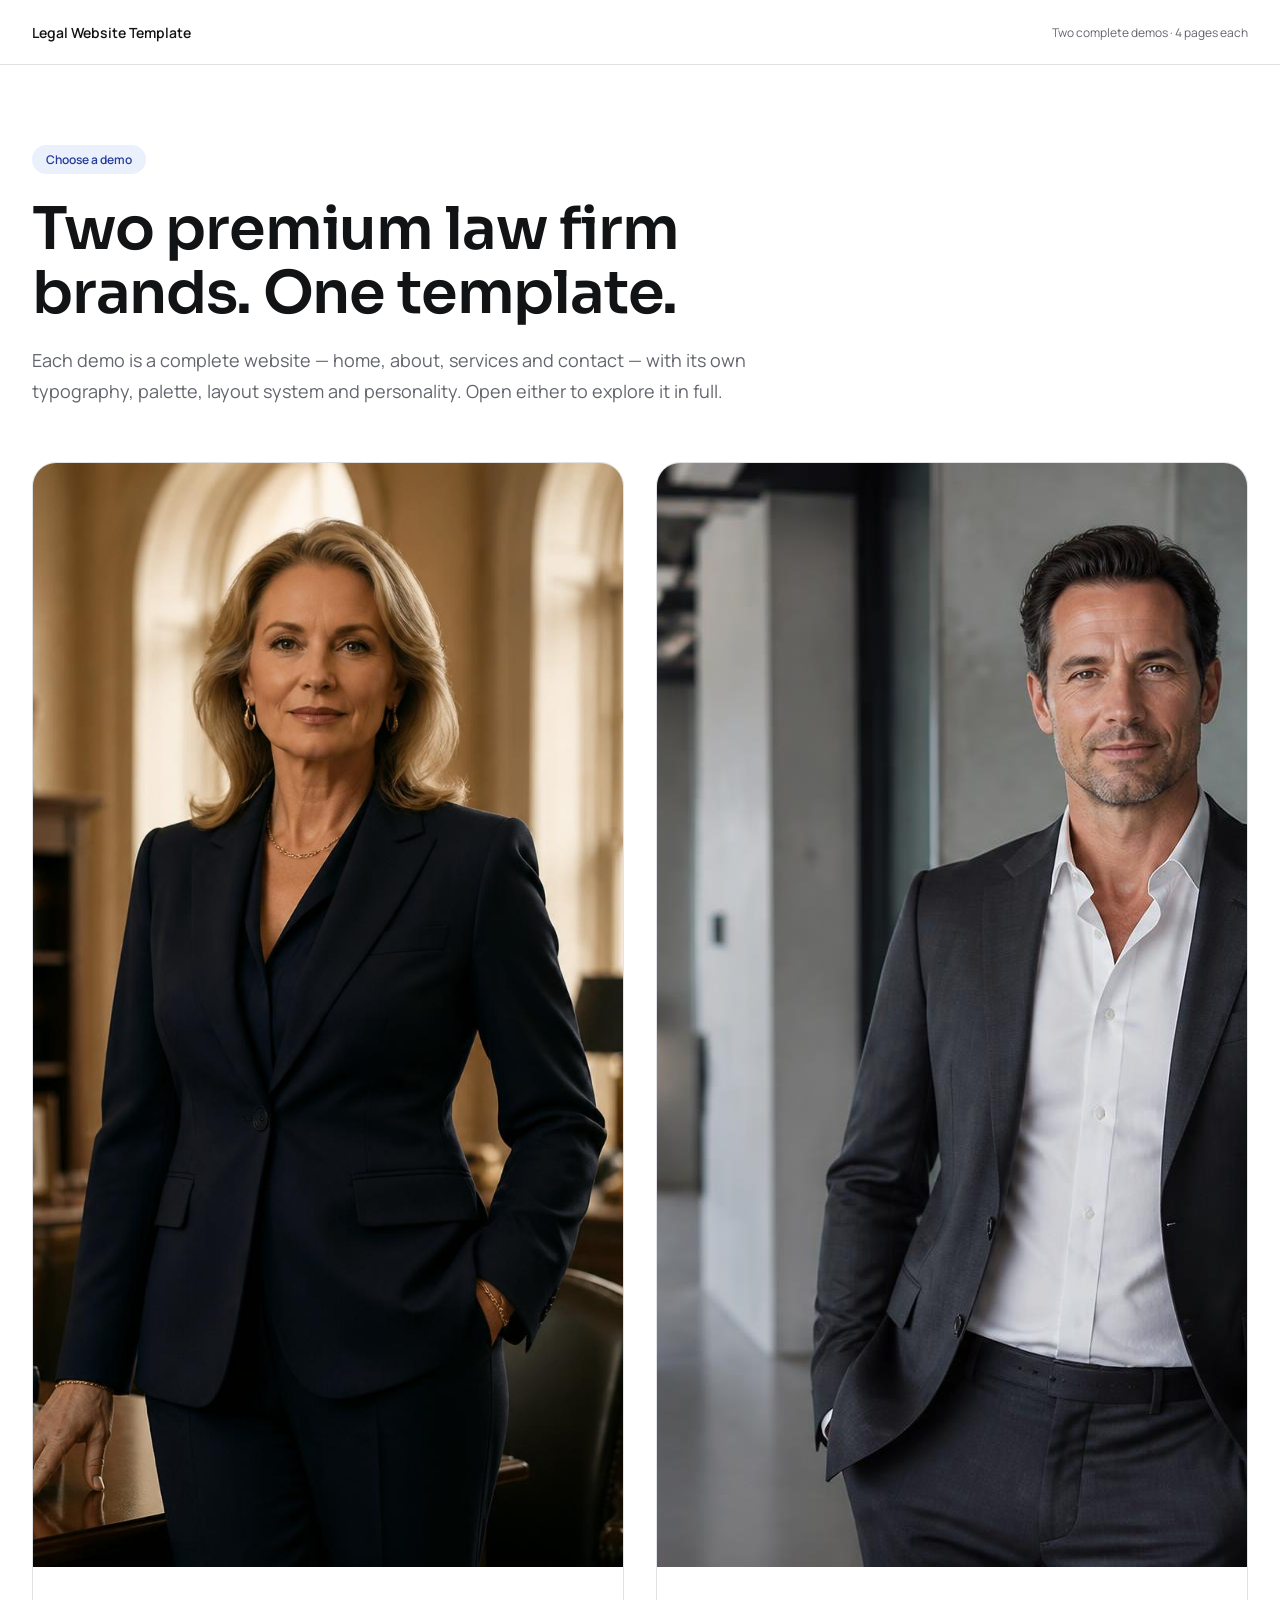
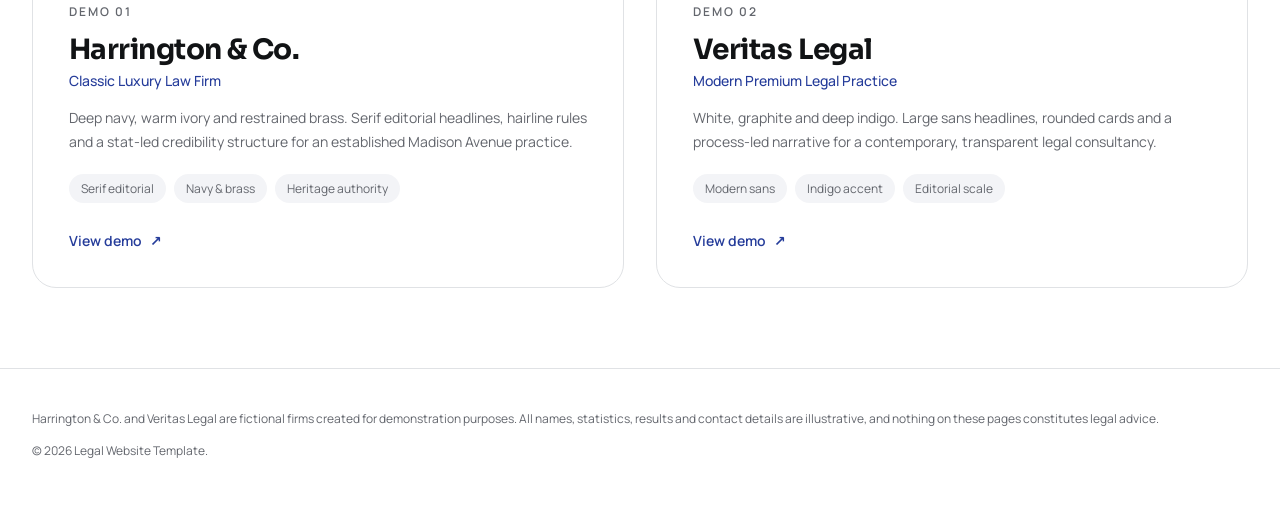
<file: public/static/index.html>
<!doctype html>
<html lang="en">
  <head>
    <meta charset="utf-8" />
    <meta name="viewport" content="width=device-width, initial-scale=1" />
    <title>Two Premium Law Firm Website Demos</title>
    <meta
      name="description"
      content="Choose between two complete law firm website demos: Harrington & Co., a classic luxury practice, and Veritas Legal, a modern legal consultancy."
    />
    <link rel="canonical" href="/static/index.html" />
    <meta property="og:type" content="website" />
    <meta property="og:title" content="Two Premium Law Firm Website Demos" />
    <meta
      property="og:description"
      content="Two complete law firm websites — Harrington & Co. (classic luxury) and Veritas Legal (modern premium). Four pages each."
    />
    <meta name="twitter:card" content="summary_large_image" />
    <link rel="icon" href="/favicon.ico" />
    <link rel="preconnect" href="https://fonts.googleapis.com" />
    <link rel="preconnect" href="https://fonts.gstatic.com" crossorigin />
    <link
      href="https://fonts.googleapis.com/css2?family=Manrope:wght@400;500;600;700&family=Sora:wght@500;600;700&display=swap"
      rel="stylesheet"
    />
    <link rel="stylesheet" href="selector.css" />
  </head>
  <body>
    <header class="topbar">
      <div class="shell topbar__inner">
        <p class="topbar__brand">Legal Website Template</p>
        <p class="topbar__meta">Two complete demos · 4 pages each</p>
      </div>
    </header>

    <main>
      <section class="shell section">
        <div class="intro reveal">
          <span class="pill">Choose a demo</span>
          <h1>Two premium law firm brands. One template.</h1>
          <p class="lede">
            Each demo is a complete website — home, about, services and contact — with its own
            typography, palette, layout system and personality. Open either to explore it in full.
          </p>
        </div>

        <ul class="demos">
          <li class="reveal">
            <a class="card" href="harrington/index.html">
              <img
                class="card__img"
                src="assets/h-hero.jpg"
                alt="Preview of the Harrington &amp; Co. demo showing an attorney in a traditional law office"
                width="1600"
                height="1104"
              />
              <div class="card__body">
                <p class="card__index">Demo 01</p>
                <h2>Harrington &amp; Co.</h2>
                <p class="card__kicker">Classic Luxury Law Firm</p>
                <p class="card__blurb">
                  Deep navy, warm ivory and restrained brass. Serif editorial headlines, hairline
                  rules and a stat-led credibility structure for an established Madison Avenue
                  practice.
                </p>
                <ul class="tags">
                  <li>Serif editorial</li>
                  <li>Navy &amp; brass</li>
                  <li>Heritage authority</li>
                </ul>
                <span class="card__cta">View demo <span aria-hidden="true">↗</span></span>
              </div>
            </a>
          </li>
          <li class="reveal" style="transition-delay: 100ms">
            <a class="card" href="veritas/index.html">
              <img
                class="card__img"
                src="assets/v-hero.jpg"
                alt="Preview of the Veritas Legal demo showing an attorney in a modern glass office"
                width="1600"
                height="1104"
                loading="lazy"
              />
              <div class="card__body">
                <p class="card__index">Demo 02</p>
                <h2>Veritas Legal</h2>
                <p class="card__kicker">Modern Premium Legal Practice</p>
                <p class="card__blurb">
                  White, graphite and deep indigo. Large sans headlines, rounded cards and a
                  process-led narrative for a contemporary, transparent legal consultancy.
                </p>
                <ul class="tags">
                  <li>Modern sans</li>
                  <li>Indigo accent</li>
                  <li>Editorial scale</li>
                </ul>
                <span class="card__cta">View demo <span aria-hidden="true">↗</span></span>
              </div>
            </a>
          </li>
        </ul>
      </section>
    </main>

    <footer class="footer">
      <div class="shell">
        <p>
          Harrington &amp; Co. and Veritas Legal are fictional firms created for demonstration
          purposes. All names, statistics, results and contact details are illustrative, and nothing
          on these pages constitutes legal advice.
        </p>
        <p>© 2026 Legal Website Template.</p>
      </div>
    </footer>

    <script src="selector.js"></script>
  </body>
</html>
</file>
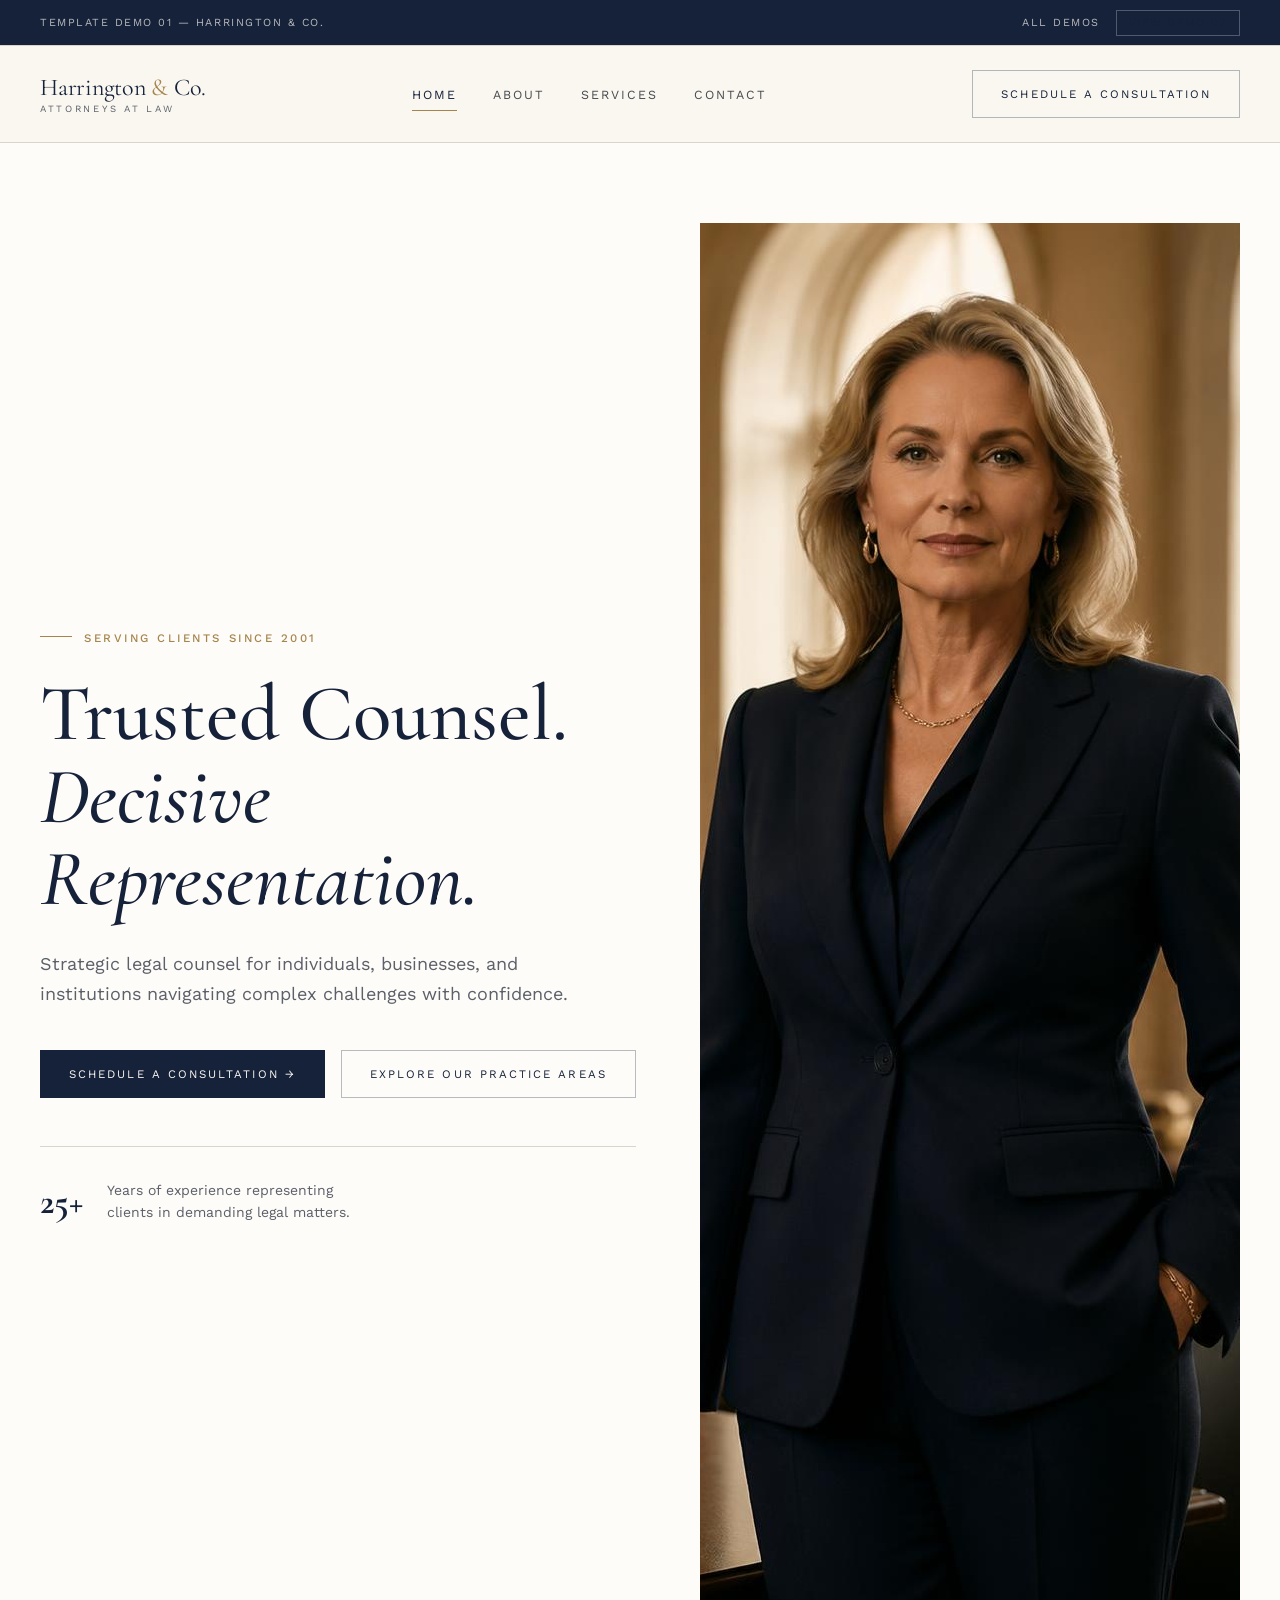
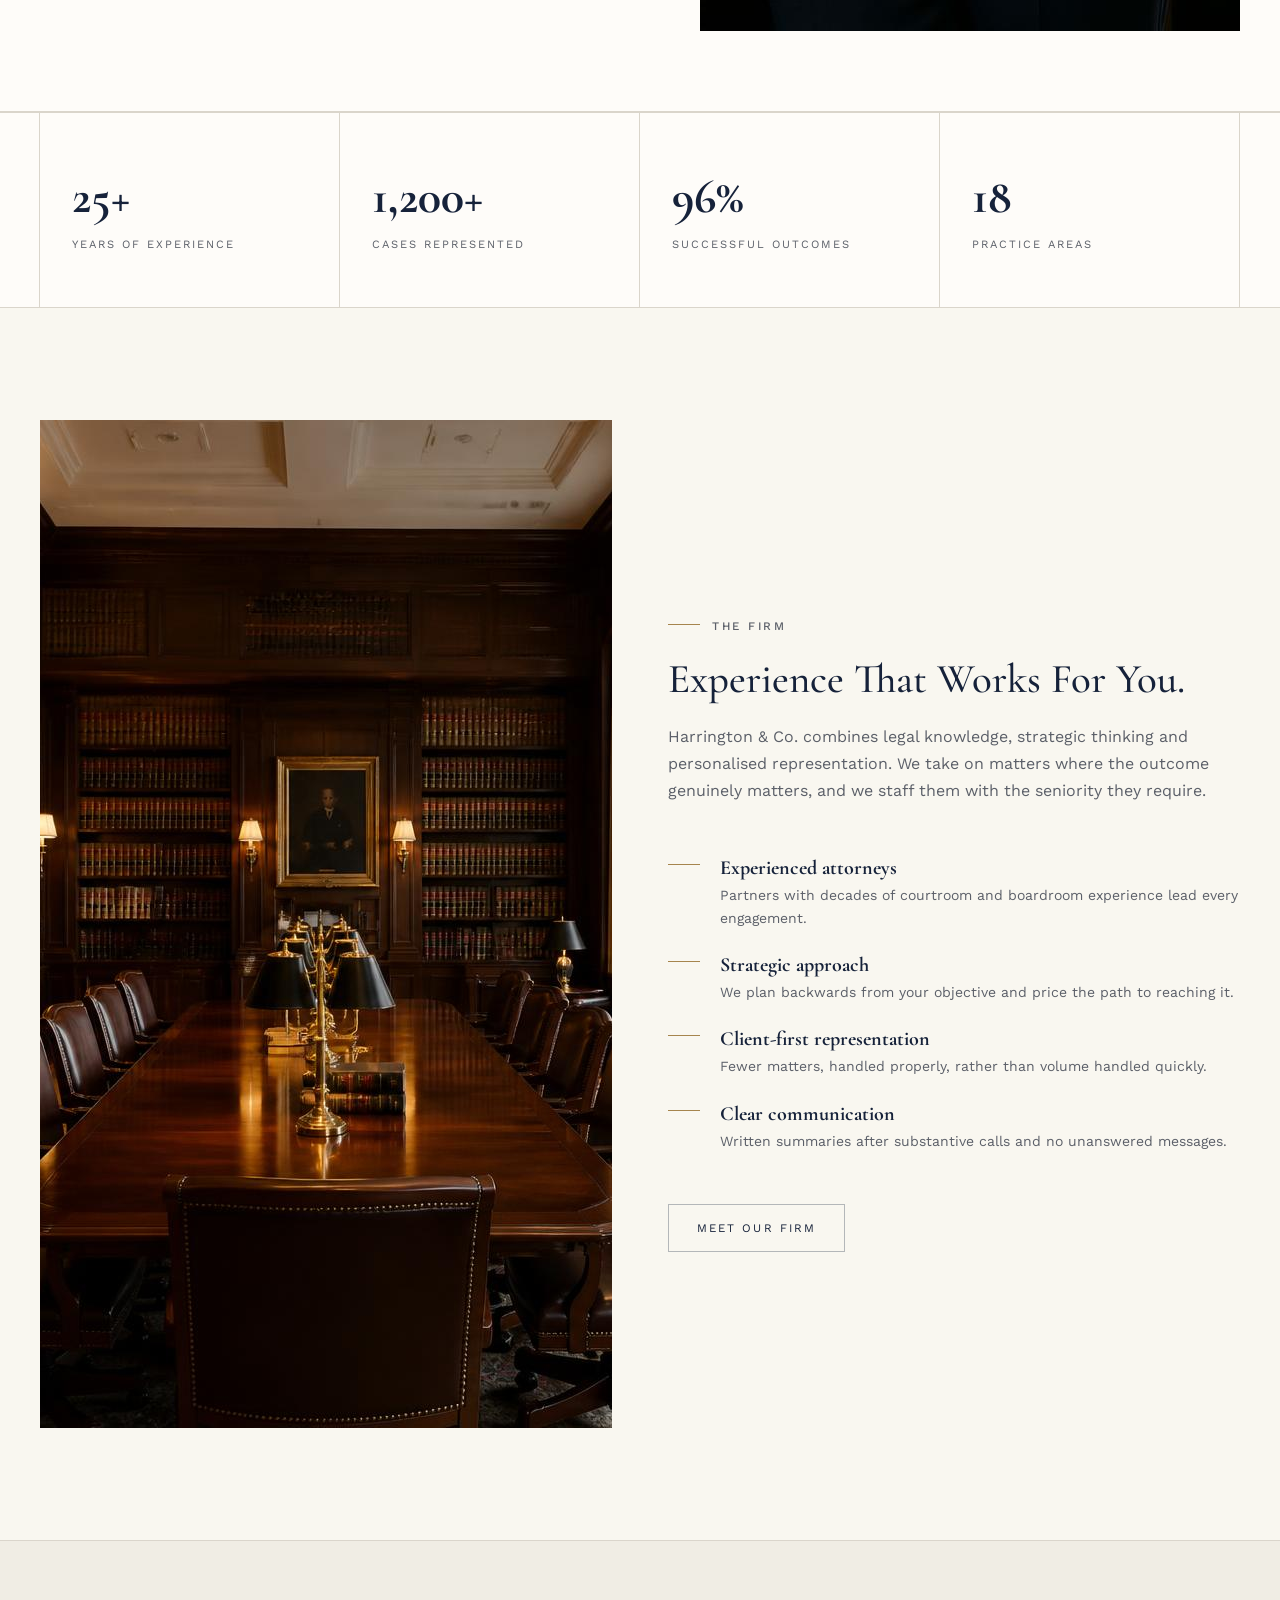
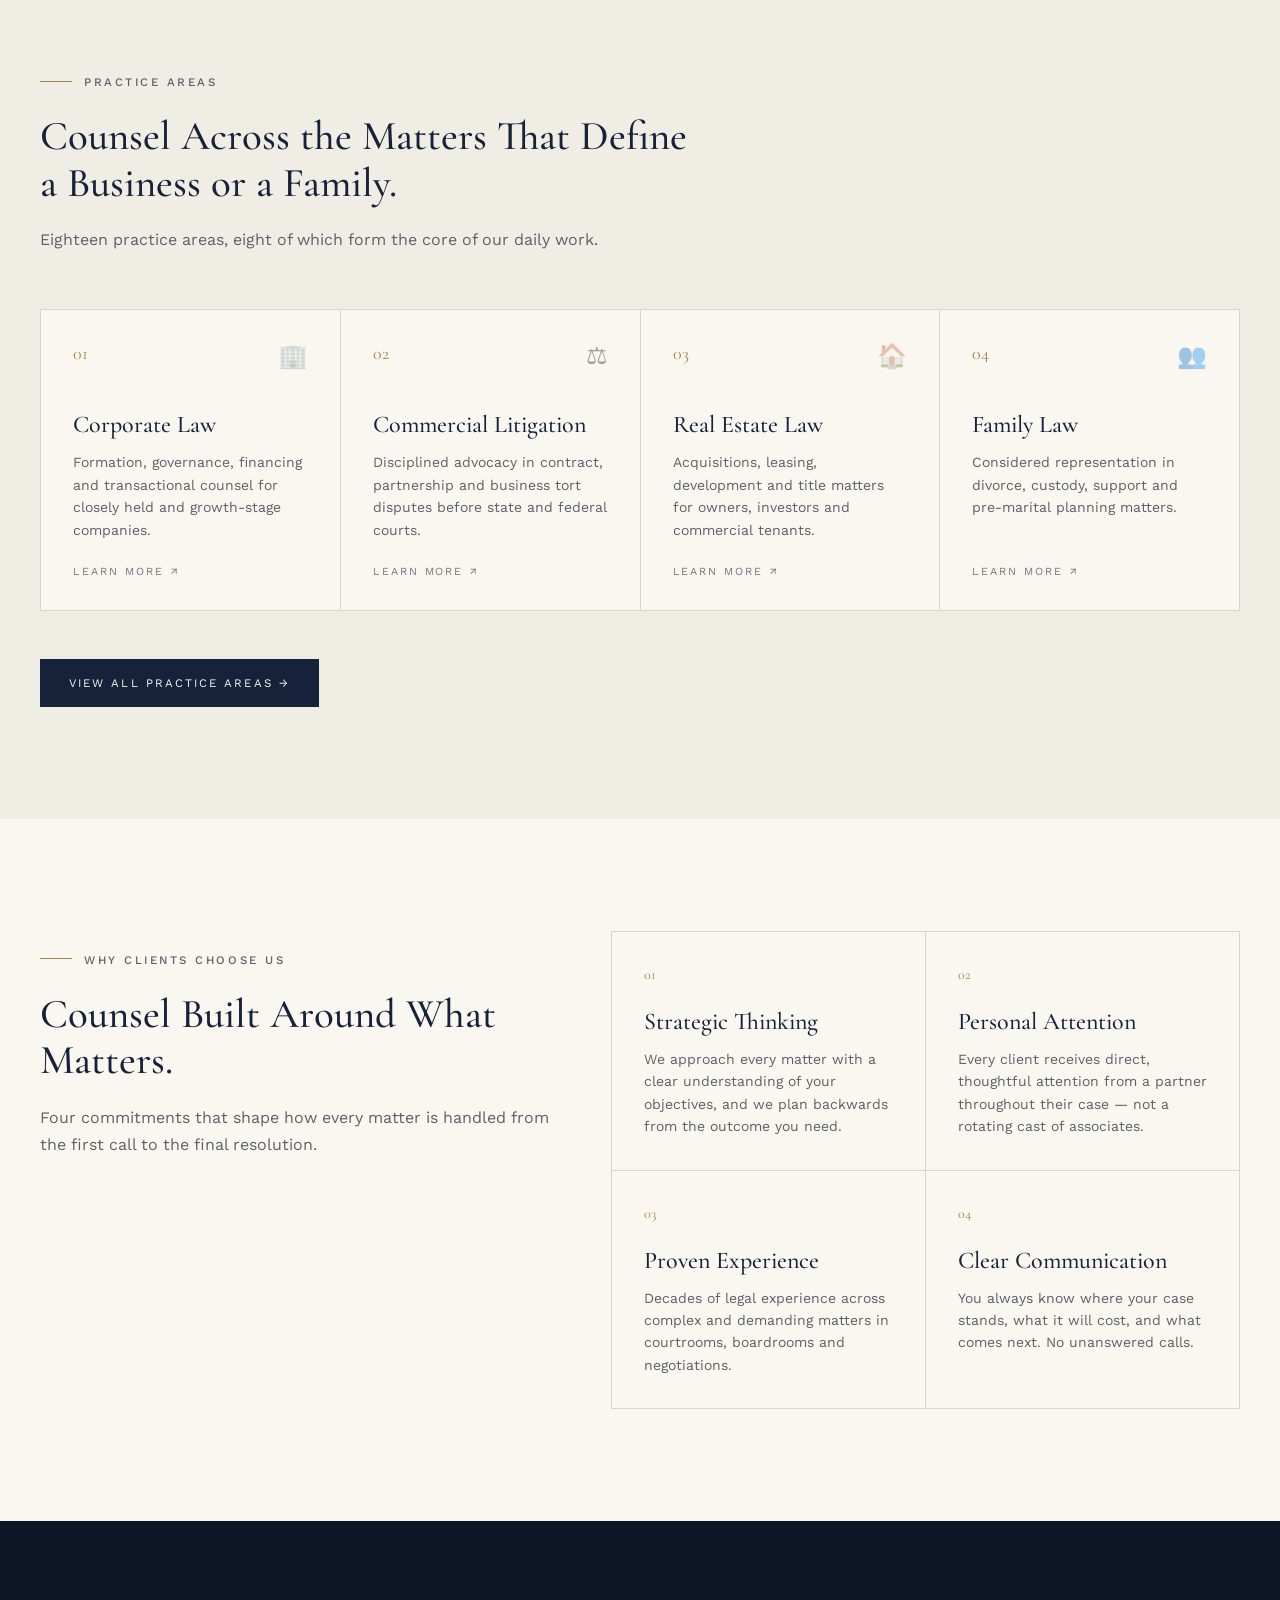
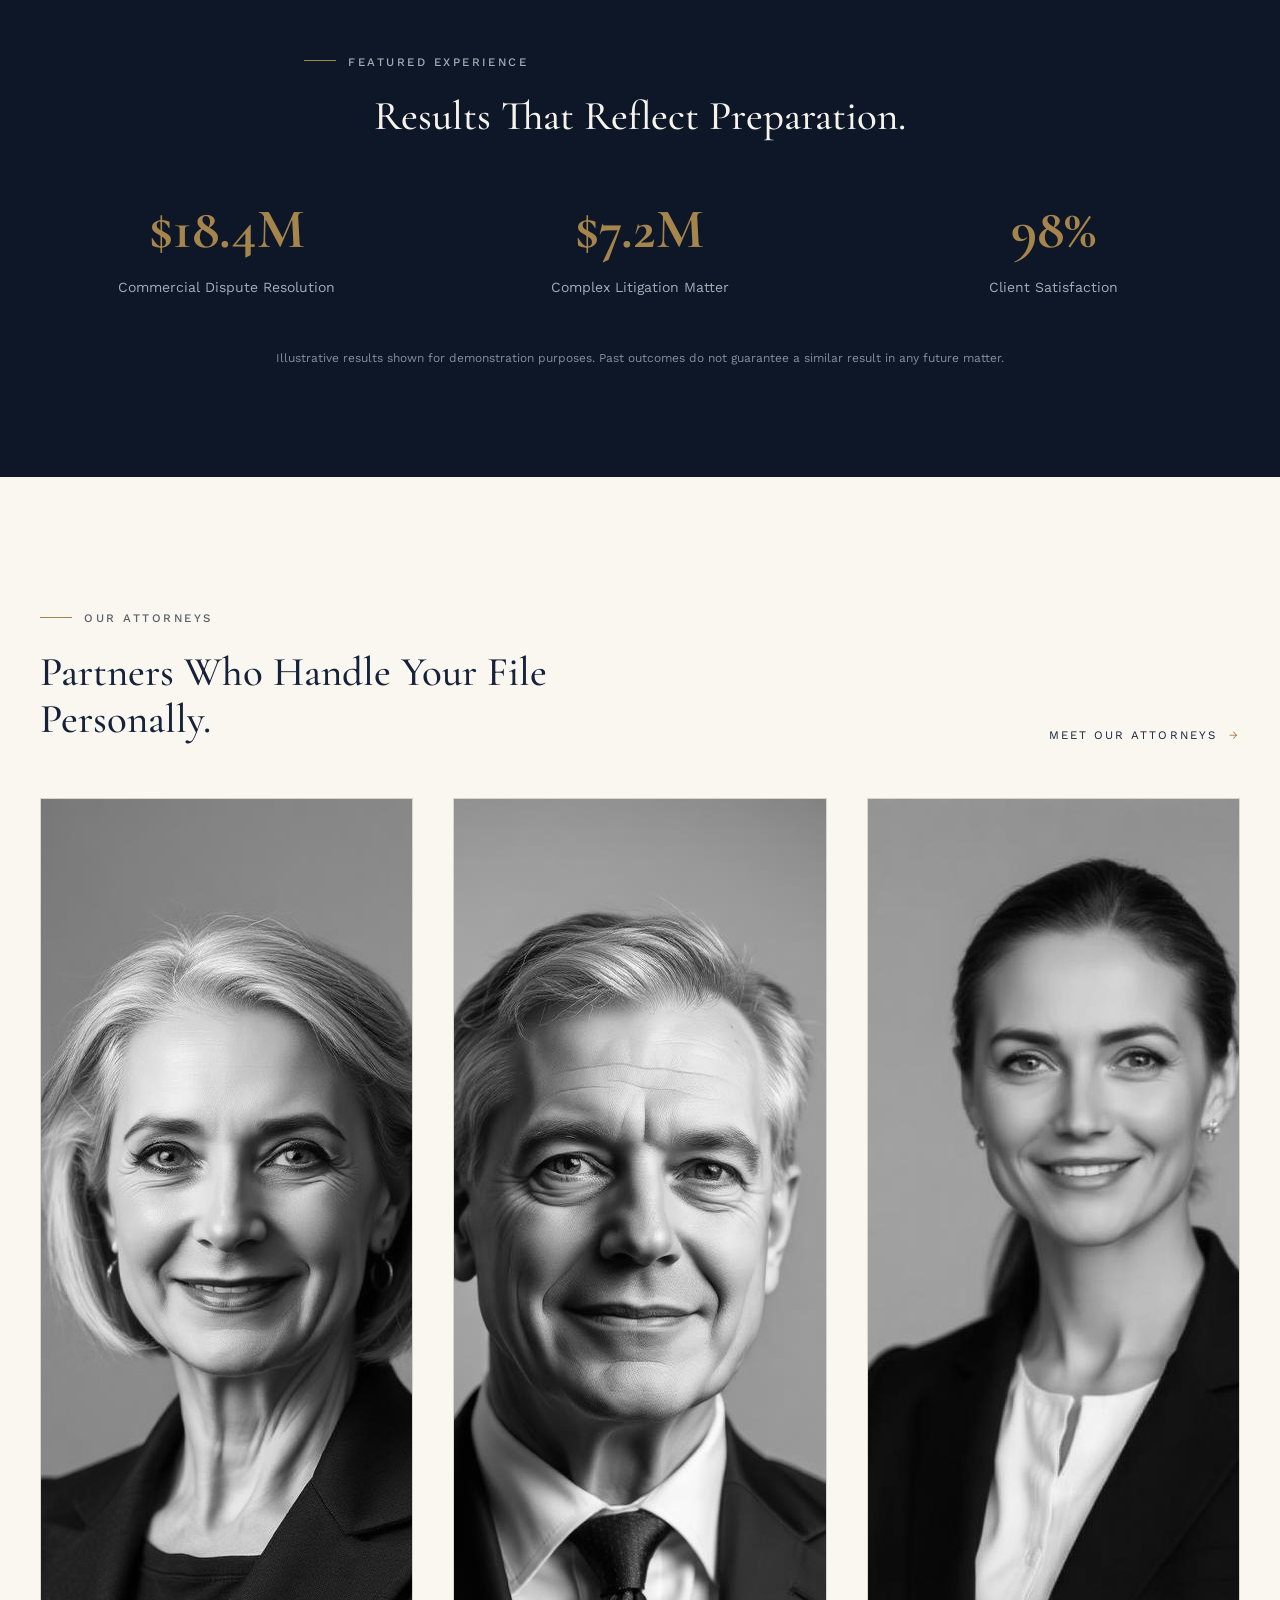
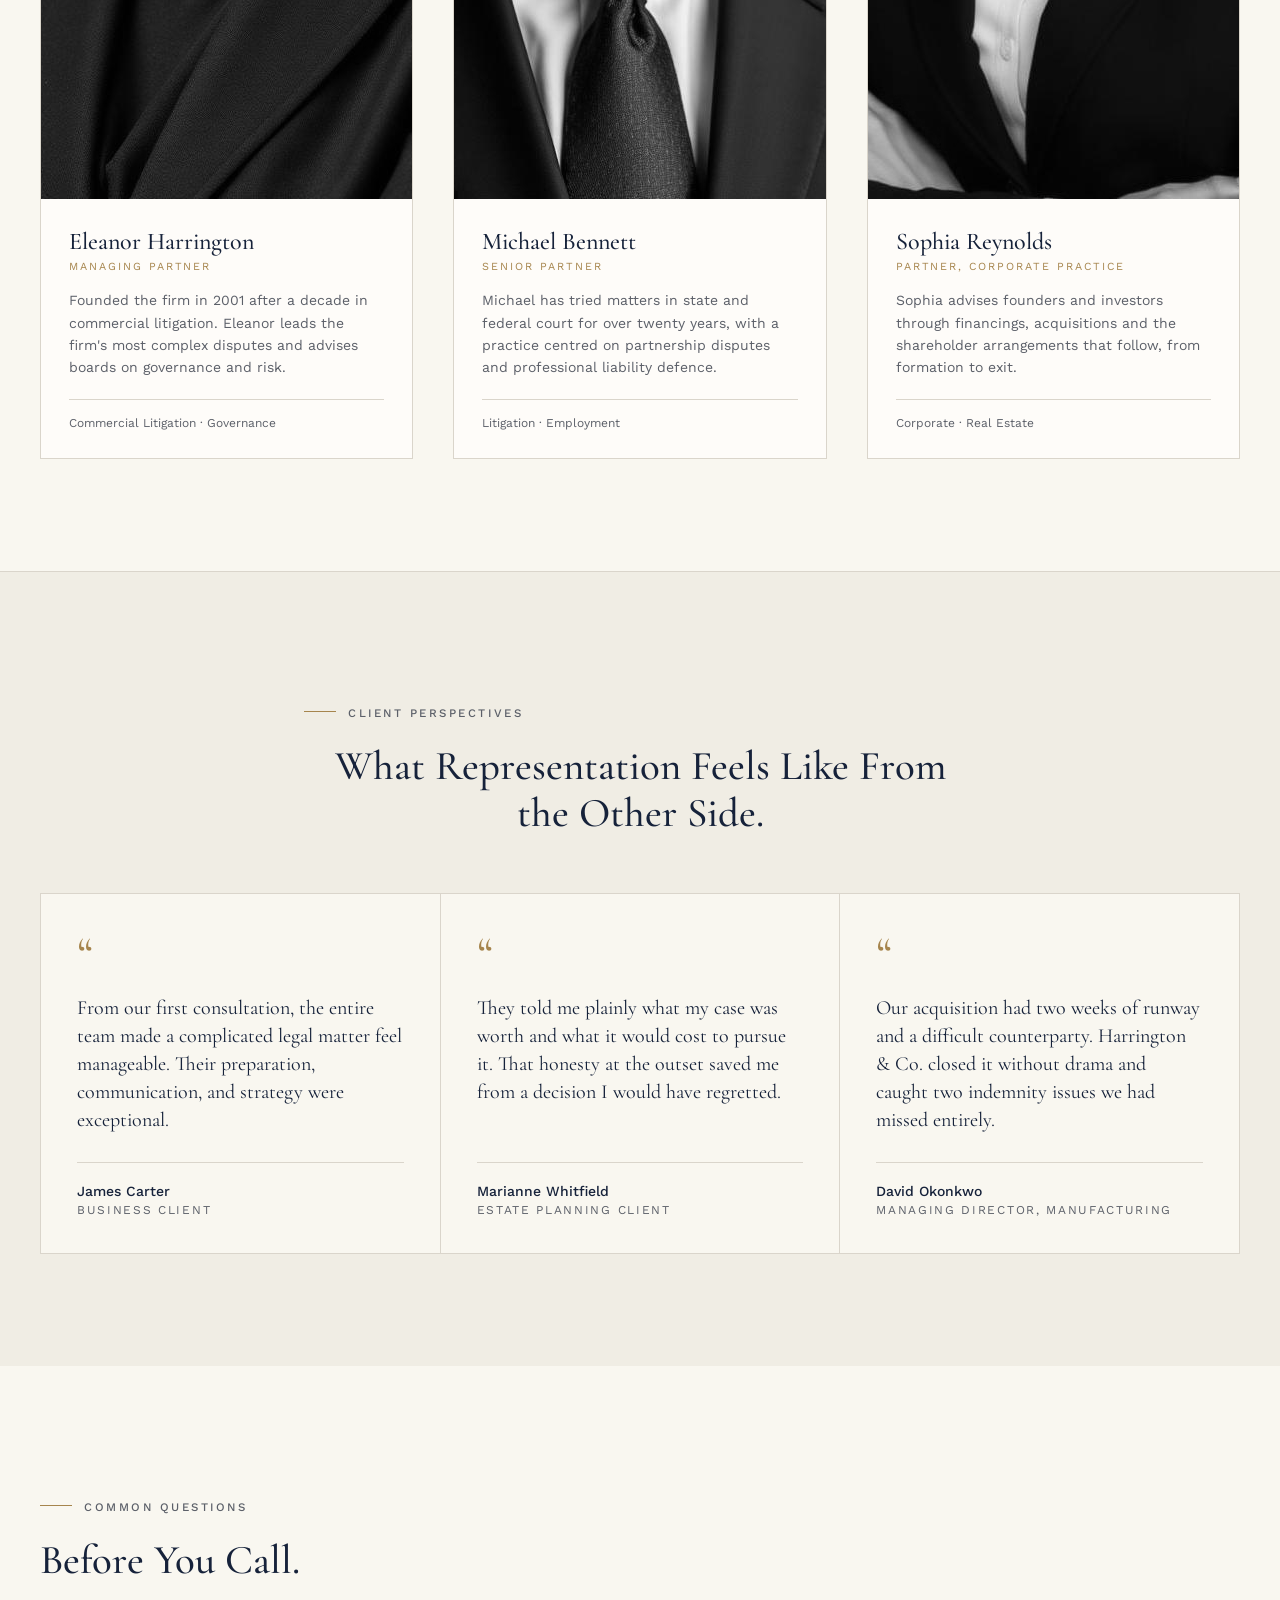
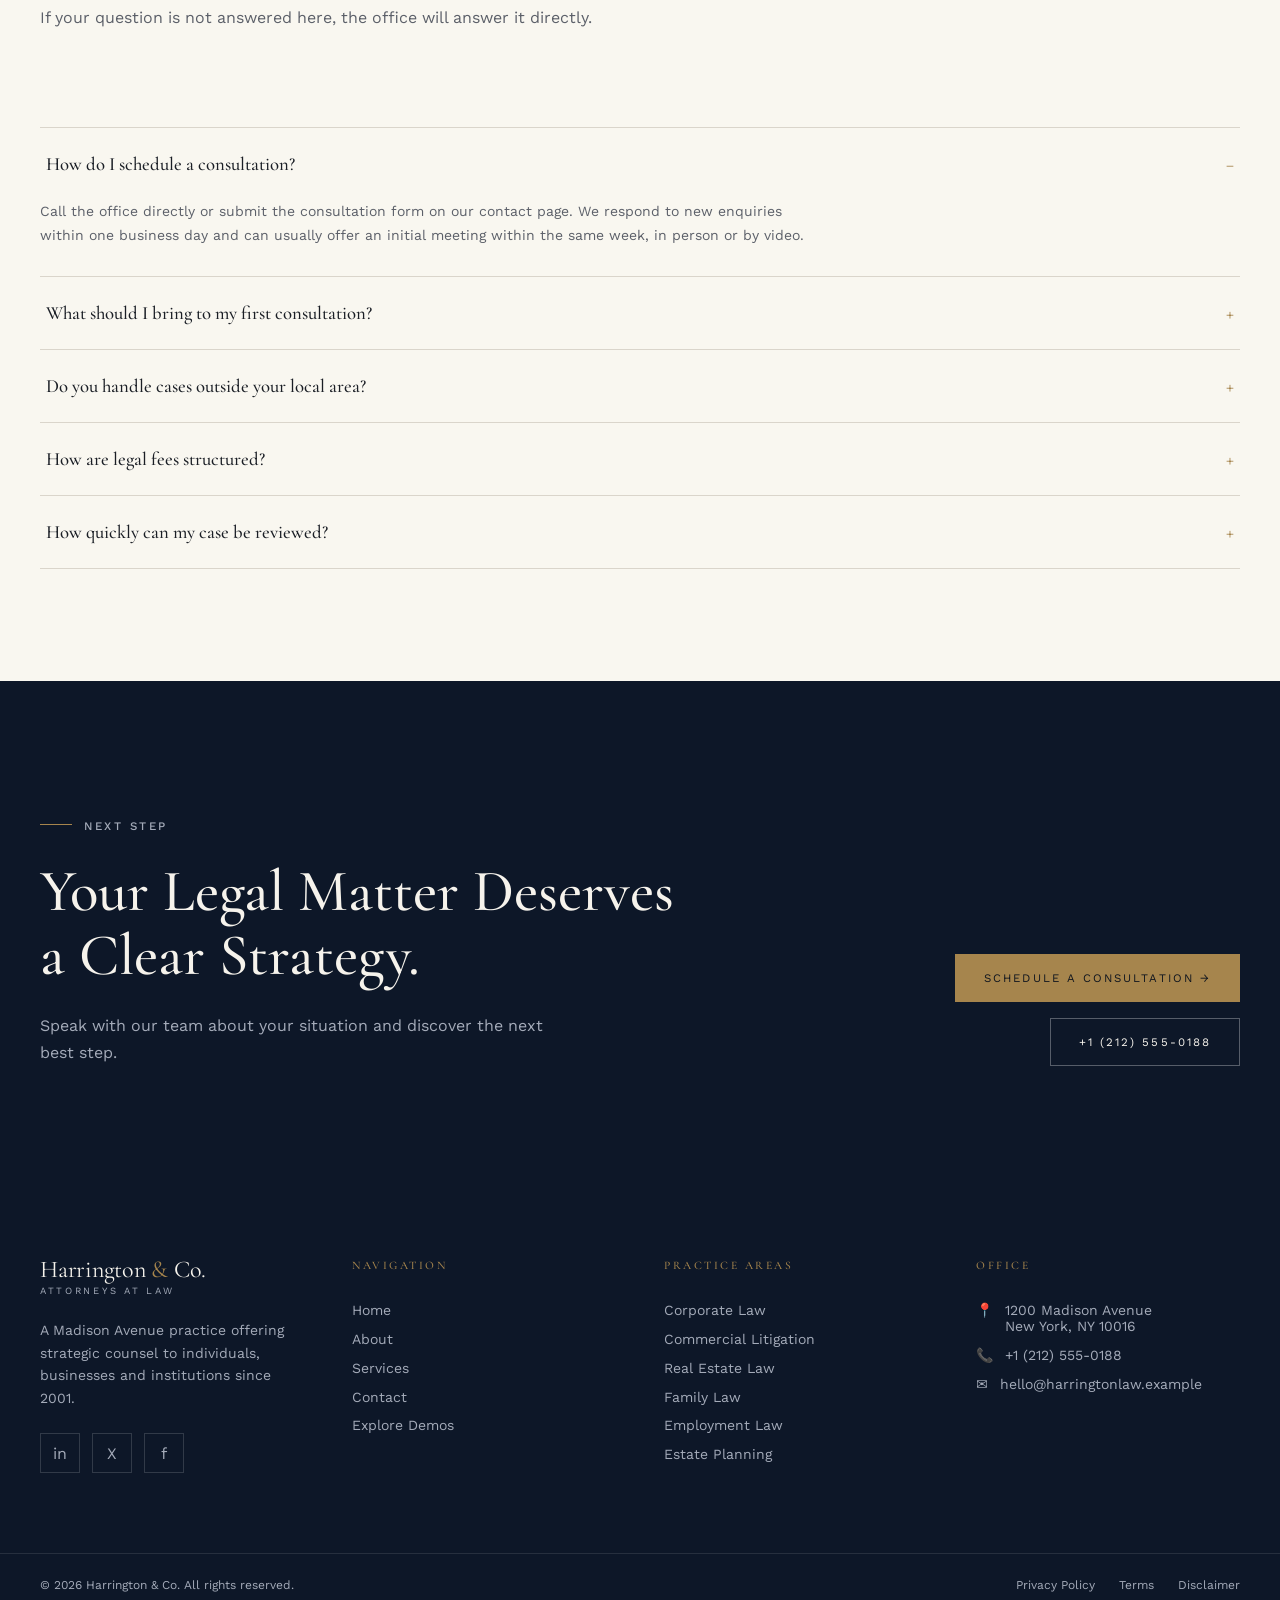
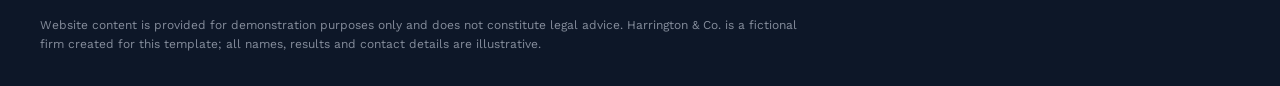
<file: public/static/harrington/index.html>
<!doctype html>
<html lang="en">
<head>
<meta charset="utf-8" />
<meta name="viewport" content="width=device-width, initial-scale=1" />
<title>Harrington & Co. | Attorneys at Law</title>
<meta name="description" content="Experienced legal counsel for individuals, businesses and institutions. Strategic representation across corporate, litigation, real estate and private client matters." />
<link rel="canonical" href="index.html" />
<meta property="og:title" content="Harrington & Co. | Attorneys at Law" />
<meta property="og:description" content="Experienced legal counsel for individuals, businesses and institutions. Strategic representation across corporate, litigation, real estate and private client matters." />
<meta property="og:type" content="website" />
<meta name="twitter:card" content="summary_large_image" />
<link rel="stylesheet" href="harrington.css" />
<script type="application/ld+json">
{
  "@context": "https://schema.org",
  "@type": "LegalService",
  "name": "Harrington & Co.",
  "description": "Experienced legal counsel for individuals, businesses and institutions. Strategic representation across corporate, litigation, real estate and private client matters.",
  "telephone": "+1 (212) 555-0188",
  "address": {
    "@type": "PostalAddress",
    "streetAddress": "1200 Madison Avenue",
    "addressLocality": "New York",
    "addressRegion": "NY",
    "postalCode": "10016",
    "addressCountry": "US"
  },
  "areaServed": "United States",
  "disambiguatingDescription": "Fictional firm presented as a website template demonstration."
}
</script>
</head>
<body class="theme-harrington">
<div class="demo-switcher">
  <div class="shell">
    <span class="ds-label">Template Demo 01 — Harrington &amp; Co.</span>
    <div class="ds-links">
      <a href="../index.html">All demos</a>
      <a class="btn-outline" href="../veritas/index.html">View demo 02</a>
    </div>
  </div>
</div>

<header class="site-header">
  <div class="shell">
    <a href="index.html" aria-label="Harrington & Co. home">
      <span class="wordmark">
        <span class="name">Harrington <span class="amp">&amp;</span> Co.</span>
        <span class="kicker">Attorneys at Law</span>
      </span>
    </a>
    <nav aria-label="Main" class="main-nav">
      <a href="index.html" aria-current="page">Home</a>
      <a href="about.html">About</a>
      <a href="services.html">Services</a>
      <a href="contact.html">Contact</a>
    </nav>
    <div class="cta-header">
      <a class="btn btn-outline" href="contact.html">Schedule a Consultation</a>
    </div>
    <button type="button" class="menu-toggle" data-menu-toggle aria-expanded="false" aria-controls="harrington-mobile-menu">
      <span aria-hidden="true">&#9776;</span>
      <span class="sr-only">Open menu</span>
    </button>
  </div>

  <div id="harrington-mobile-menu" class="mobile-menu" hidden role="dialog" aria-modal="true" aria-label="Site menu">
    <div class="backdrop"></div>
    <div class="panel">
      <div class="panel-head">
        <span class="wordmark light">
          <span class="name">Harrington <span class="amp">&amp;</span> Co.</span>
          <span class="kicker">Attorneys at Law</span>
        </span>
        <button type="button" data-menu-close>
          <span aria-hidden="true">&times;</span>
          <span class="sr-only">Close menu</span>
        </button>
      </div>
      <nav aria-label="Mobile" class="mobile-nav">
        <ul>
          <li><a href="index.html" aria-current="page">Home</a></li>
          <li><a href="about.html">About</a></li>
          <li><a href="services.html">Services</a></li>
          <li><a href="contact.html">Contact</a></li>
        </ul>
        <a class="btn btn-brand" href="contact.html">Schedule a Consultation</a>
        <div class="mobile-contact">
          <a href="tel:+12125550188">+1 (212) 555-0188</a>
          <a href="mailto:hello@harringtonlaw.example">hello@harringtonlaw.example</a>
        </div>
      </nav>
    </div>
  </div>
</header>

<main>
  <section class="hero">
    <div class="shell">
      <div>
        <p class="eyebrow reveal">Serving Clients Since 2001</p>
        <h1 class="display-xl reveal">Trusted Counsel.<br /><em>Decisive Representation.</em></h1>
        <p class="lede reveal">Strategic legal counsel for individuals, businesses, and institutions navigating complex challenges with confidence.</p>
        <div class="actions reveal">
          <a class="btn btn-primary" href="contact.html">Schedule a Consultation &rarr;</a>
          <a class="btn btn-outline" href="services.html">Explore Our Practice Areas</a>
        </div>
        <div class="fact reveal">
          <strong>25+</strong>
          <span>Years of experience representing clients in demanding legal matters.</span>
        </div>
      </div>
      <div class="media reveal">
        <img src="../assets/h-hero.jpg" alt="Managing partner of Harrington & Co. standing in the firm's Madison Avenue office" width="1008" height="1408" />
      </div>
    </div>
  </section>

  <section class="stat-band" aria-label="Firm credentials">
    <div class="shell">
      <ul>
        <li class="reveal"><strong>25+</strong><span>Years of Experience</span></li>
        <li class="reveal"><strong>1,200+</strong><span>Cases Represented</span></li>
        <li class="reveal"><strong>96%</strong><span>Successful Outcomes</span></li>
        <li class="reveal"><strong>18</strong><span>Practice Areas</span></li>
      </ul>
    </div>
  </section>

  <section class="section">
    <div class="shell two-col">
      <div class="reveal">
        <img src="../assets/h-office.jpg" alt="The firm's wood-panelled library and conference room" width="1408" height="1008" loading="lazy" />
      </div>
      <div>
        <div class="section-head reveal">
          <p class="eyebrow">The Firm</p>
          <h2 class="display-md">Experience That Works For You.</h2>
          <p>Harrington &amp; Co. combines legal knowledge, strategic thinking and personalised representation. We take on matters where the outcome genuinely matters, and we staff them with the seniority they require.</p>
        </div>
        <ul class="feature-list">
          <li class="reveal"><span class="bar"></span><span><strong>Experienced attorneys</strong><p>Partners with decades of courtroom and boardroom experience lead every engagement.</p></span></li>
          <li class="reveal"><span class="bar"></span><span><strong>Strategic approach</strong><p>We plan backwards from your objective and price the path to reaching it.</p></span></li>
          <li class="reveal"><span class="bar"></span><span><strong>Client-first representation</strong><p>Fewer matters, handled properly, rather than volume handled quickly.</p></span></li>
          <li class="reveal"><span class="bar"></span><span><strong>Clear communication</strong><p>Written summaries after substantive calls and no unanswered messages.</p></span></li>
        </ul>
        <div class="reveal" style="margin-top:2.5rem;">
          <a class="btn btn-outline" href="about.html">Meet Our Firm</a>
        </div>
      </div>
    </div>
  </section>

  <section class="section border-t-hairline bg-secondary">
    <div class="shell">
      <div class="section-head reveal">
        <p class="eyebrow">Practice Areas</p>
        <h2 class="display-md">Counsel Across the Matters That Define a Business or a Family.</h2>
        <p>Eighteen practice areas, eight of which form the core of our daily work.</p>
      </div>
      <ul class="practice-grid">
        <li class="reveal"><a class="practice-card" href="services.html#corporate-law"><div class="top"><span class="num">01</span><span class="icon" aria-hidden="true">&#127970;</span></div><h3>Corporate Law</h3><p>Formation, governance, financing and transactional counsel for closely held and growth-stage companies.</p><span class="more">Learn more &#8599;</span></a></li>
        <li class="reveal"><a class="practice-card" href="services.html#commercial-litigation"><div class="top"><span class="num">02</span><span class="icon" aria-hidden="true">&#9878;</span></div><h3>Commercial Litigation</h3><p>Disciplined advocacy in contract, partnership and business tort disputes before state and federal courts.</p><span class="more">Learn more &#8599;</span></a></li>
        <li class="reveal"><a class="practice-card" href="services.html#real-estate-law"><div class="top"><span class="num">03</span><span class="icon" aria-hidden="true">&#127968;</span></div><h3>Real Estate Law</h3><p>Acquisitions, leasing, development and title matters for owners, investors and commercial tenants.</p><span class="more">Learn more &#8599;</span></a></li>
        <li class="reveal"><a class="practice-card" href="services.html#family-law"><div class="top"><span class="num">04</span><span class="icon" aria-hidden="true">&#128101;</span></div><h3>Family Law</h3><p>Considered representation in divorce, custody, support and pre-marital planning matters.</p><span class="more">Learn more &#8599;</span></a></li>
      </ul>
      <div class="reveal" style="margin-top:3rem;">
        <a class="btn btn-primary" href="services.html">View All Practice Areas &rarr;</a>
      </div>
    </div>
  </section>

  <section class="section">
    <div class="shell two-col-uneven">
      <div class="section-head reveal">
        <p class="eyebrow">Why Clients Choose Us</p>
        <h2 class="display-md">Counsel Built Around What Matters.</h2>
        <p>Four commitments that shape how every matter is handled from the first call to the final resolution.</p>
      </div>
      <ul class="advantages">
        <li class="reveal"><span class="idx">01</span><h3>Strategic Thinking</h3><p>We approach every matter with a clear understanding of your objectives, and we plan backwards from the outcome you need.</p></li>
        <li class="reveal"><span class="idx">02</span><h3>Personal Attention</h3><p>Every client receives direct, thoughtful attention from a partner throughout their case — not a rotating cast of associates.</p></li>
        <li class="reveal"><span class="idx">03</span><h3>Proven Experience</h3><p>Decades of legal experience across complex and demanding matters in courtrooms, boardrooms and negotiations.</p></li>
        <li class="reveal"><span class="idx">04</span><h3>Clear Communication</h3><p>You always know where your case stands, what it will cost, and what comes next. No unanswered calls.</p></li>
      </ul>
    </div>
  </section>

  <section class="section bg-surface">
    <div class="shell">
      <div class="section-head light center reveal">
        <p class="eyebrow">Featured Experience</p>
        <h2 class="display-md">Results That Reflect Preparation.</h2>
      </div>
      <ul class="case-results">
        <li class="reveal"><strong>$18.4M</strong><span>Commercial Dispute Resolution</span></li>
        <li class="reveal"><strong>$7.2M</strong><span>Complex Litigation Matter</span></li>
        <li class="reveal"><strong>98%</strong><span>Client Satisfaction</span></li>
      </ul>
      <p class="disclaimer-note">Illustrative results shown for demonstration purposes. Past outcomes do not guarantee a similar result in any future matter.</p>
    </div>
  </section>

  <section class="section">
    <div class="shell">
      <div class="section-flex-head">
        <div class="section-head reveal">
          <p class="eyebrow">Our Attorneys</p>
          <h2 class="display-md">Partners Who Handle Your File Personally.</h2>
        </div>
        <a class="link-arrow reveal" href="about.html">Meet Our Attorneys <span class="arrow">&rarr;</span></a>
      </div>
      <ul class="attorney-grid">
        <li class="reveal"><div class="attorney-card"><img src="../assets/h-attorney-1.jpg" alt="Portrait of Eleanor Harrington, Managing Partner at Harrington & Co." width="800" height="1000" loading="lazy" /><div class="body"><h3>Eleanor Harrington</h3><p class="role">Managing Partner</p><p class="bio">Founded the firm in 2001 after a decade in commercial litigation. Eleanor leads the firm's most complex disputes and advises boards on governance and risk.</p><p class="focus">Commercial Litigation &middot; Governance</p></div></div></li>
        <li class="reveal"><div class="attorney-card"><img src="../assets/h-attorney-2.jpg" alt="Portrait of Michael Bennett, Senior Partner at Harrington & Co." width="800" height="1000" loading="lazy" /><div class="body"><h3>Michael Bennett</h3><p class="role">Senior Partner</p><p class="bio">Michael has tried matters in state and federal court for over twenty years, with a practice centred on partnership disputes and professional liability defence.</p><p class="focus">Litigation &middot; Employment</p></div></div></li>
        <li class="reveal"><div class="attorney-card"><img src="../assets/h-attorney-3.jpg" alt="Portrait of Sophia Reynolds, Partner, Corporate Practice at Harrington & Co." width="800" height="1000" loading="lazy" /><div class="body"><h3>Sophia Reynolds</h3><p class="role">Partner, Corporate Practice</p><p class="bio">Sophia advises founders and investors through financings, acquisitions and the shareholder arrangements that follow, from formation to exit.</p><p class="focus">Corporate &middot; Real Estate</p></div></div></li>
      </ul>
    </div>
  </section>

  <section class="section border-t-hairline bg-secondary">
    <div class="shell">
      <div class="section-head center reveal">
        <p class="eyebrow">Client Perspectives</p>
        <h2 class="display-md">What Representation Feels Like From the Other Side.</h2>
      </div>
      <ul class="testimonials">
        <li class="reveal"><div class="card"><span class="quote-mark" aria-hidden="true">&ldquo;</span><blockquote>From our first consultation, the entire team made a complicated legal matter feel manageable. Their preparation, communication, and strategy were exceptional.</blockquote><footer><p class="name">James Carter</p><p class="role">Business Client</p></footer></div></li>
        <li class="reveal"><div class="card"><span class="quote-mark" aria-hidden="true">&ldquo;</span><blockquote>They told me plainly what my case was worth and what it would cost to pursue it. That honesty at the outset saved me from a decision I would have regretted.</blockquote><footer><p class="name">Marianne Whitfield</p><p class="role">Estate Planning Client</p></footer></div></li>
        <li class="reveal"><div class="card"><span class="quote-mark" aria-hidden="true">&ldquo;</span><blockquote>Our acquisition had two weeks of runway and a difficult counterparty. Harrington &amp; Co. closed it without drama and caught two indemnity issues we had missed entirely.</blockquote><footer><p class="name">David Okonkwo</p><p class="role">Managing Director, Manufacturing</p></footer></div></li>
      </ul>
    </div>
  </section>

  <section class="section">
    <div class="shell" style="display:grid; gap:3rem;">
      <div class="section-head reveal">
        <p class="eyebrow">Common Questions</p>
        <h2 class="display-md">Before You Call.</h2>
        <p>If your question is not answered here, the office will answer it directly.</p>
      </div>
      <div class="faq">
        <div class="faq-item">
          <h3><button type="button" class="faq-q" aria-expanded="true" aria-controls="faq-panel-0" id="faq-btn-0"><span>How do I schedule a consultation?</span><span class="faq-icon" aria-hidden="true">&minus;</span></button></h3>
          <div class="faq-panel" id="faq-panel-0" role="region" aria-labelledby="faq-btn-0"><p>Call the office directly or submit the consultation form on our contact page. We respond to new enquiries within one business day and can usually offer an initial meeting within the same week, in person or by video.</p></div>
        </div>
        <div class="faq-item">
          <h3><button type="button" class="faq-q" aria-expanded="false" aria-controls="faq-panel-1" id="faq-btn-1"><span>What should I bring to my first consultation?</span><span class="faq-icon" aria-hidden="true">+</span></button></h3>
          <div class="faq-panel" id="faq-panel-1" role="region" aria-labelledby="faq-btn-1" hidden><p>Bring any contracts, correspondence, filings or notices relevant to your matter, along with a short timeline of events if one is easy to assemble. If documents are not to hand, come anyway — we can begin with the facts as you understand them.</p></div>
        </div>
        <div class="faq-item">
          <h3><button type="button" class="faq-q" aria-expanded="false" aria-controls="faq-panel-2" id="faq-btn-2"><span>Do you handle cases outside your local area?</span><span class="faq-icon" aria-hidden="true">+</span></button></h3>
          <div class="faq-panel" id="faq-panel-2" role="region" aria-labelledby="faq-btn-2" hidden><p>Yes. We regularly act for clients based elsewhere and, where a matter requires local court admission, we associate with trusted counsel in that jurisdiction while retaining strategic control of the file.</p></div>
        </div>
        <div class="faq-item">
          <h3><button type="button" class="faq-q" aria-expanded="false" aria-controls="faq-panel-3" id="faq-btn-3"><span>How are legal fees structured?</span><span class="faq-icon" aria-hidden="true">+</span></button></h3>
          <div class="faq-panel" id="faq-panel-3" role="region" aria-labelledby="faq-btn-3" hidden><p>Depending on the matter we work on an hourly basis, a fixed fee for defined scopes such as estate planning or contract work, or a contingency arrangement in qualifying injury cases. You receive a written engagement letter setting out rates and estimates before work begins.</p></div>
        </div>
        <div class="faq-item">
          <h3><button type="button" class="faq-q" aria-expanded="false" aria-controls="faq-panel-4" id="faq-btn-4"><span>How quickly can my case be reviewed?</span><span class="faq-icon" aria-hidden="true">+</span></button></h3>
          <div class="faq-panel" id="faq-panel-4" role="region" aria-labelledby="faq-btn-4" hidden><p>Urgent matters — injunctions, active investigations, imminent deadlines — are reviewed the day they reach us. Standard matters receive a written preliminary assessment within seven to ten business days of engagement.</p></div>
        </div>
      </div>
    </div>
  </section>

  <section class="cta-band">
    <div class="shell">
      <div class="reveal">
        <p class="eyebrow">Next Step</p>
        <h2 class="display-lg">Your Legal Matter Deserves a Clear Strategy.</h2>
        <p>Speak with our team about your situation and discover the next best step.</p>
      </div>
      <div class="actions reveal">
        <a class="btn btn-brand" href="contact.html">Schedule a Consultation &rarr;</a>
        <a class="btn btn-outline light" href="tel:+12125550188">+1 (212) 555-0188</a>
      </div>
    </div>
  </section>
</main>

<footer class="site-footer">
  <div class="shell footer-grid">
    <div>
      <span class="wordmark light">
        <span class="name">Harrington <span class="amp">&amp;</span> Co.</span>
        <span class="kicker">Attorneys at Law</span>
      </span>
      <p class="blurb">A Madison Avenue practice offering strategic counsel to individuals, businesses and institutions since 2001.</p>
      <div class="social-row">
        <a href="#" aria-label="Harrington & Co. on LinkedIn">in</a>
        <a href="#" aria-label="Harrington & Co. on X">X</a>
        <a href="#" aria-label="Harrington & Co. on Facebook">f</a>
      </div>
    </div>
    <nav aria-label="Footer navigation">
      <h2>Navigation</h2>
      <ul>
        <li><a href="index.html">Home</a></li>
        <li><a href="about.html">About</a></li>
        <li><a href="services.html">Services</a></li>
        <li><a href="contact.html">Contact</a></li>
        <li><a href="../index.html">Explore Demos</a></li>
      </ul>
    </nav>
    <div>
      <h2>Practice Areas</h2>
      <ul>
        <li><a href="services.html#corporate-law">Corporate Law</a></li>
        <li><a href="services.html#commercial-litigation">Commercial Litigation</a></li>
        <li><a href="services.html#real-estate-law">Real Estate Law</a></li>
        <li><a href="services.html#family-law">Family Law</a></li>
        <li><a href="services.html#employment-law">Employment Law</a></li>
        <li><a href="services.html#estate-planning">Estate Planning</a></li>
      </ul>
    </div>
    <div>
      <h2>Office</h2>
      <ul class="office-list">
        <li><span class="icon">&#128205;</span><span>1200 Madison Avenue<br />New York, NY 10016</span></li>
        <li><span class="icon">&#128222;</span><a href="tel:+12125550188">+1 (212) 555-0188</a></li>
        <li><span class="icon">&#9993;</span><a href="mailto:hello@harringtonlaw.example">hello@harringtonlaw.example</a></li>
      </ul>
    </div>
  </div>
  <div class="footer-bottom">
    <div class="shell row">
      <p>&copy; 2026 Harrington &amp; Co. All rights reserved.</p>
      <ul class="legal-links">
        <li><a href="#">Privacy Policy</a></li>
        <li><a href="#">Terms</a></li>
        <li><a href="#">Disclaimer</a></li>
      </ul>
    </div>
    <div class="shell">
      <p class="footer-disclaimer">Website content is provided for demonstration purposes only and does not constitute legal advice. Harrington &amp; Co. is a fictional firm created for this template; all names, results and contact details are illustrative.</p>
    </div>
  </div>
</footer>

<script src="harrington.js"></script>
</body>
</html>
</file>
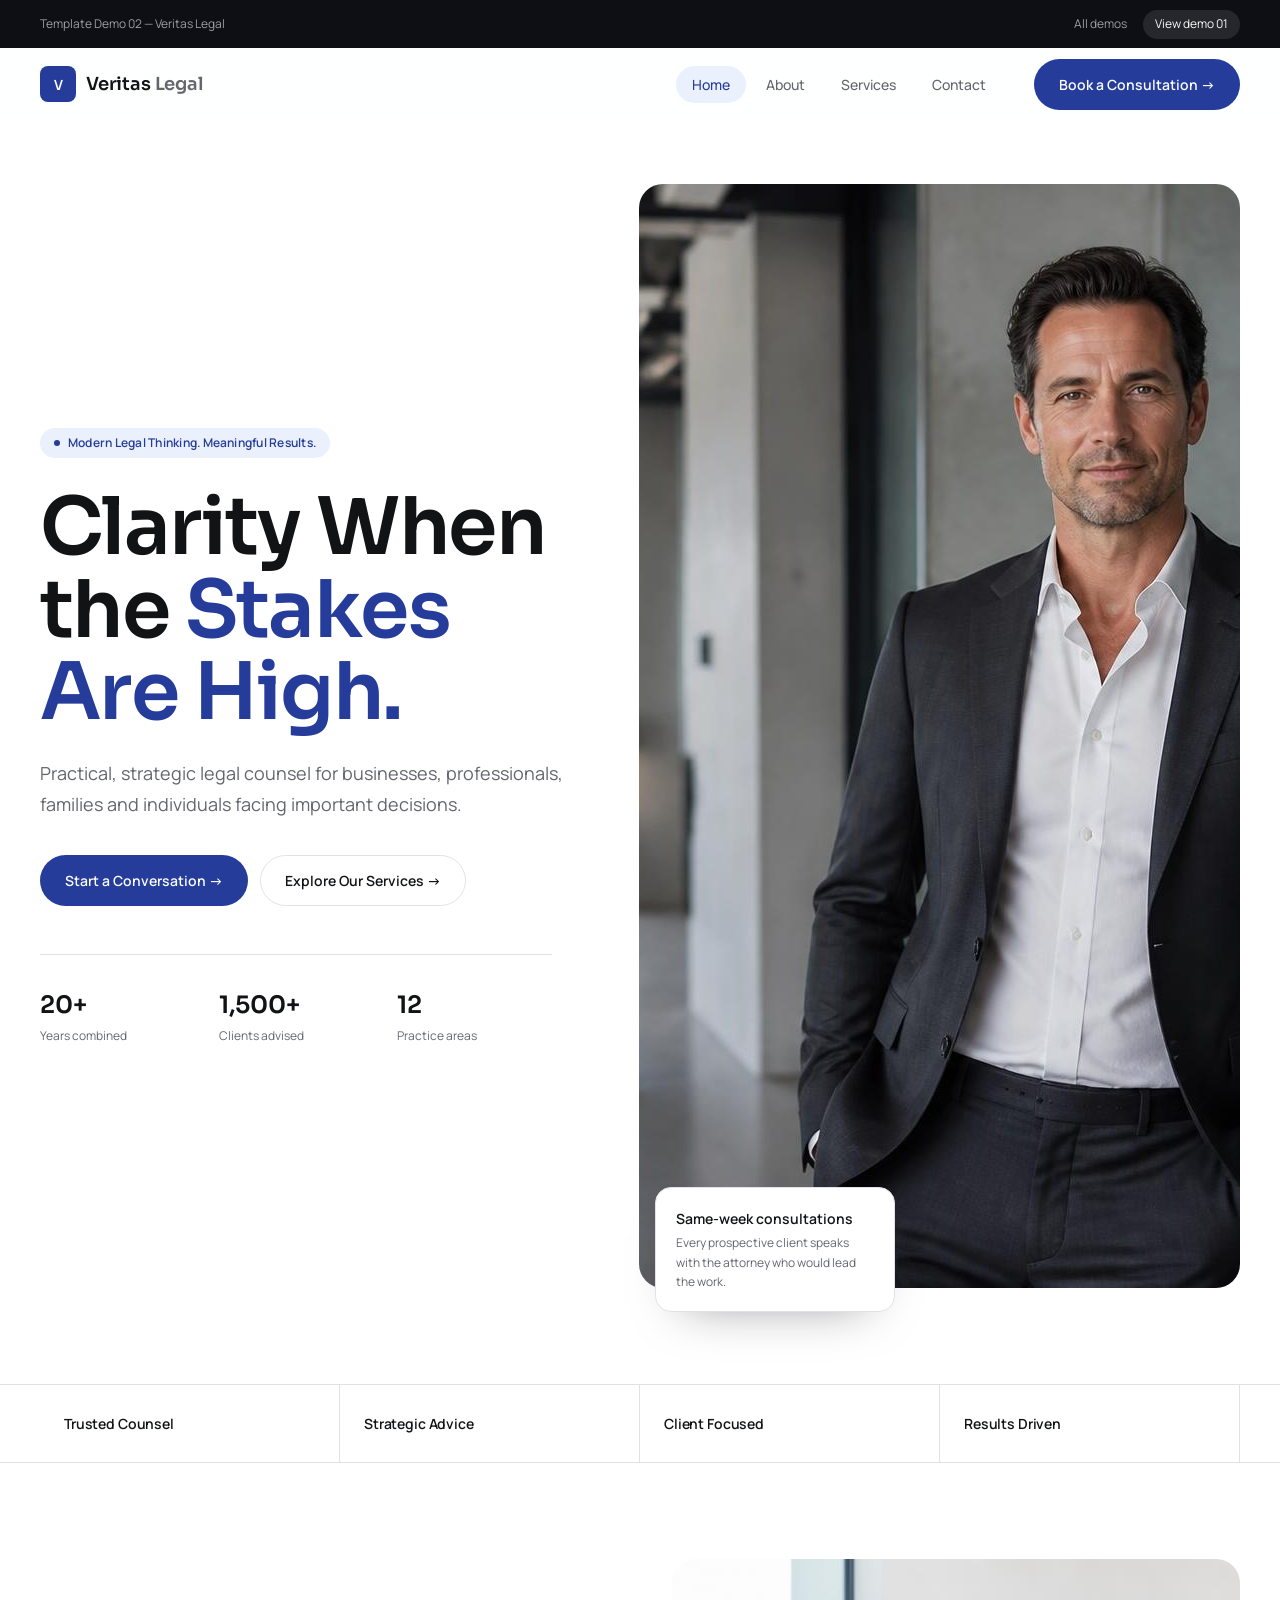
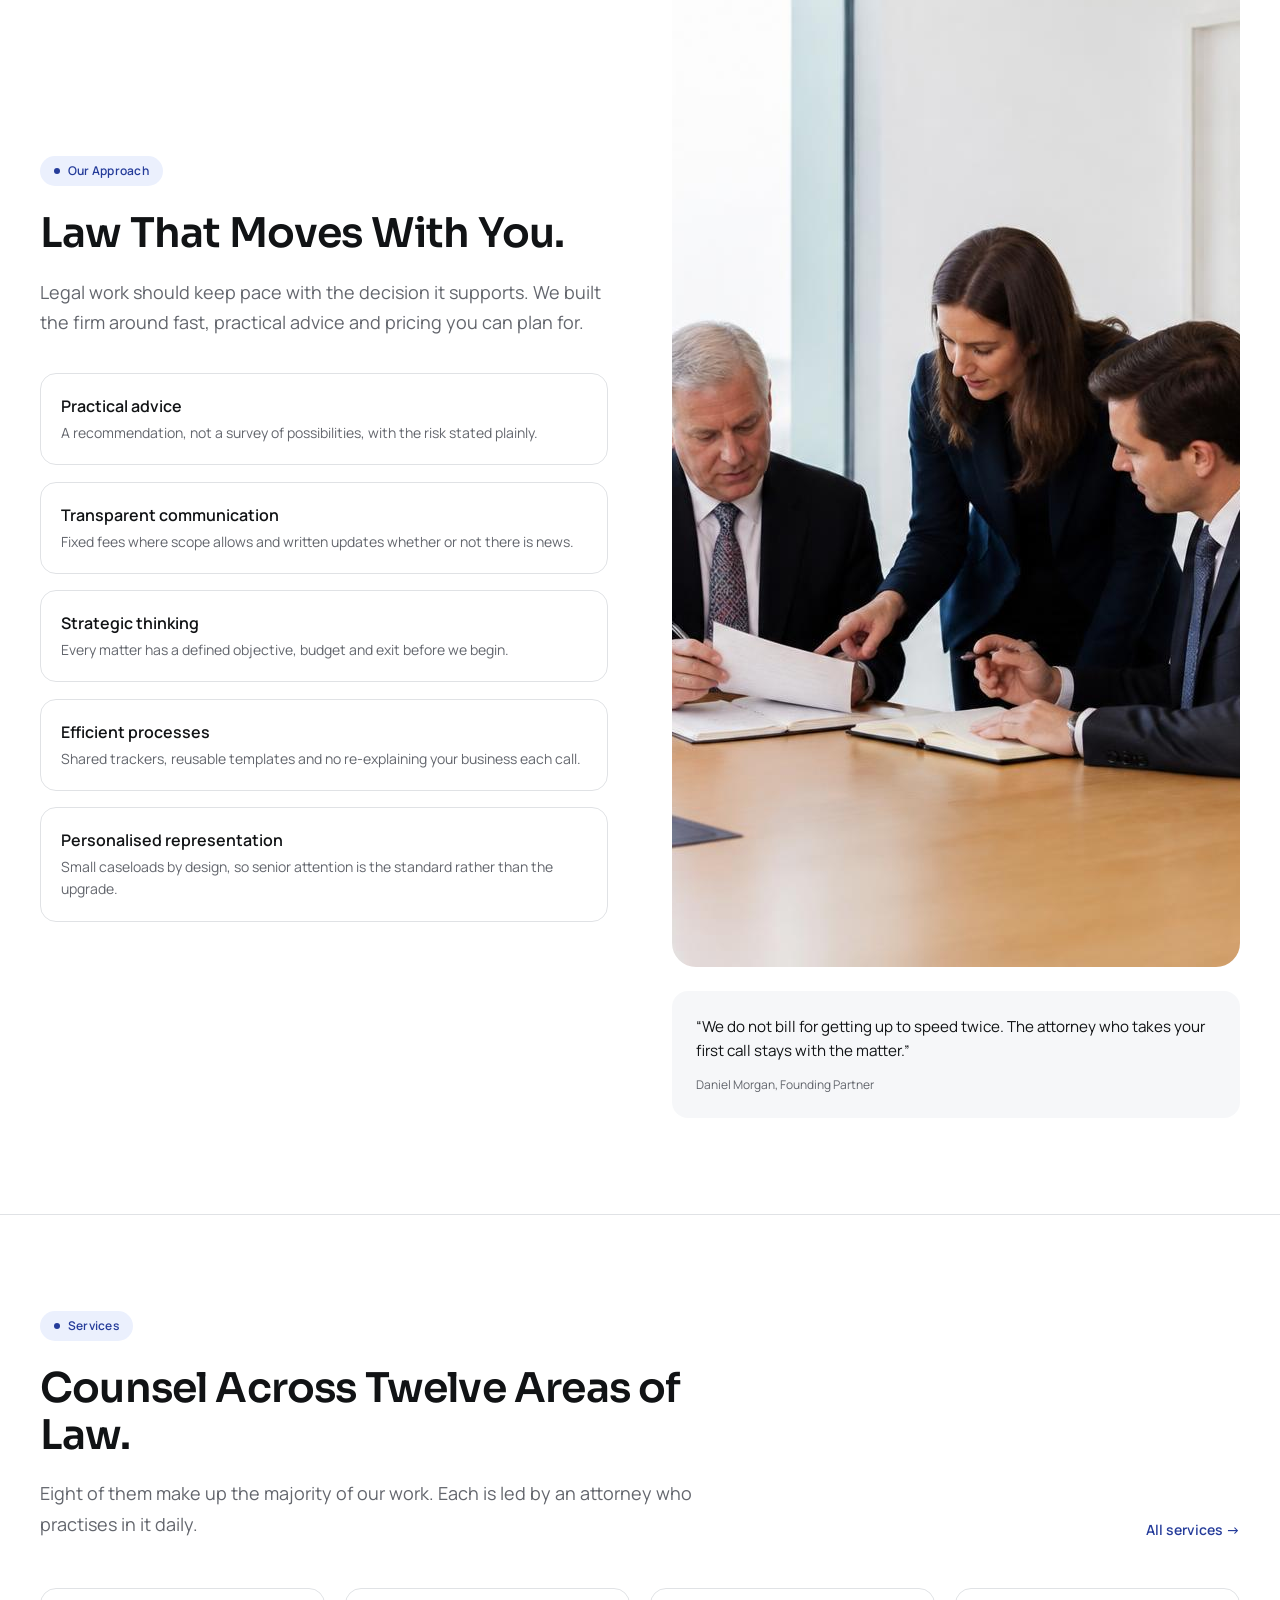
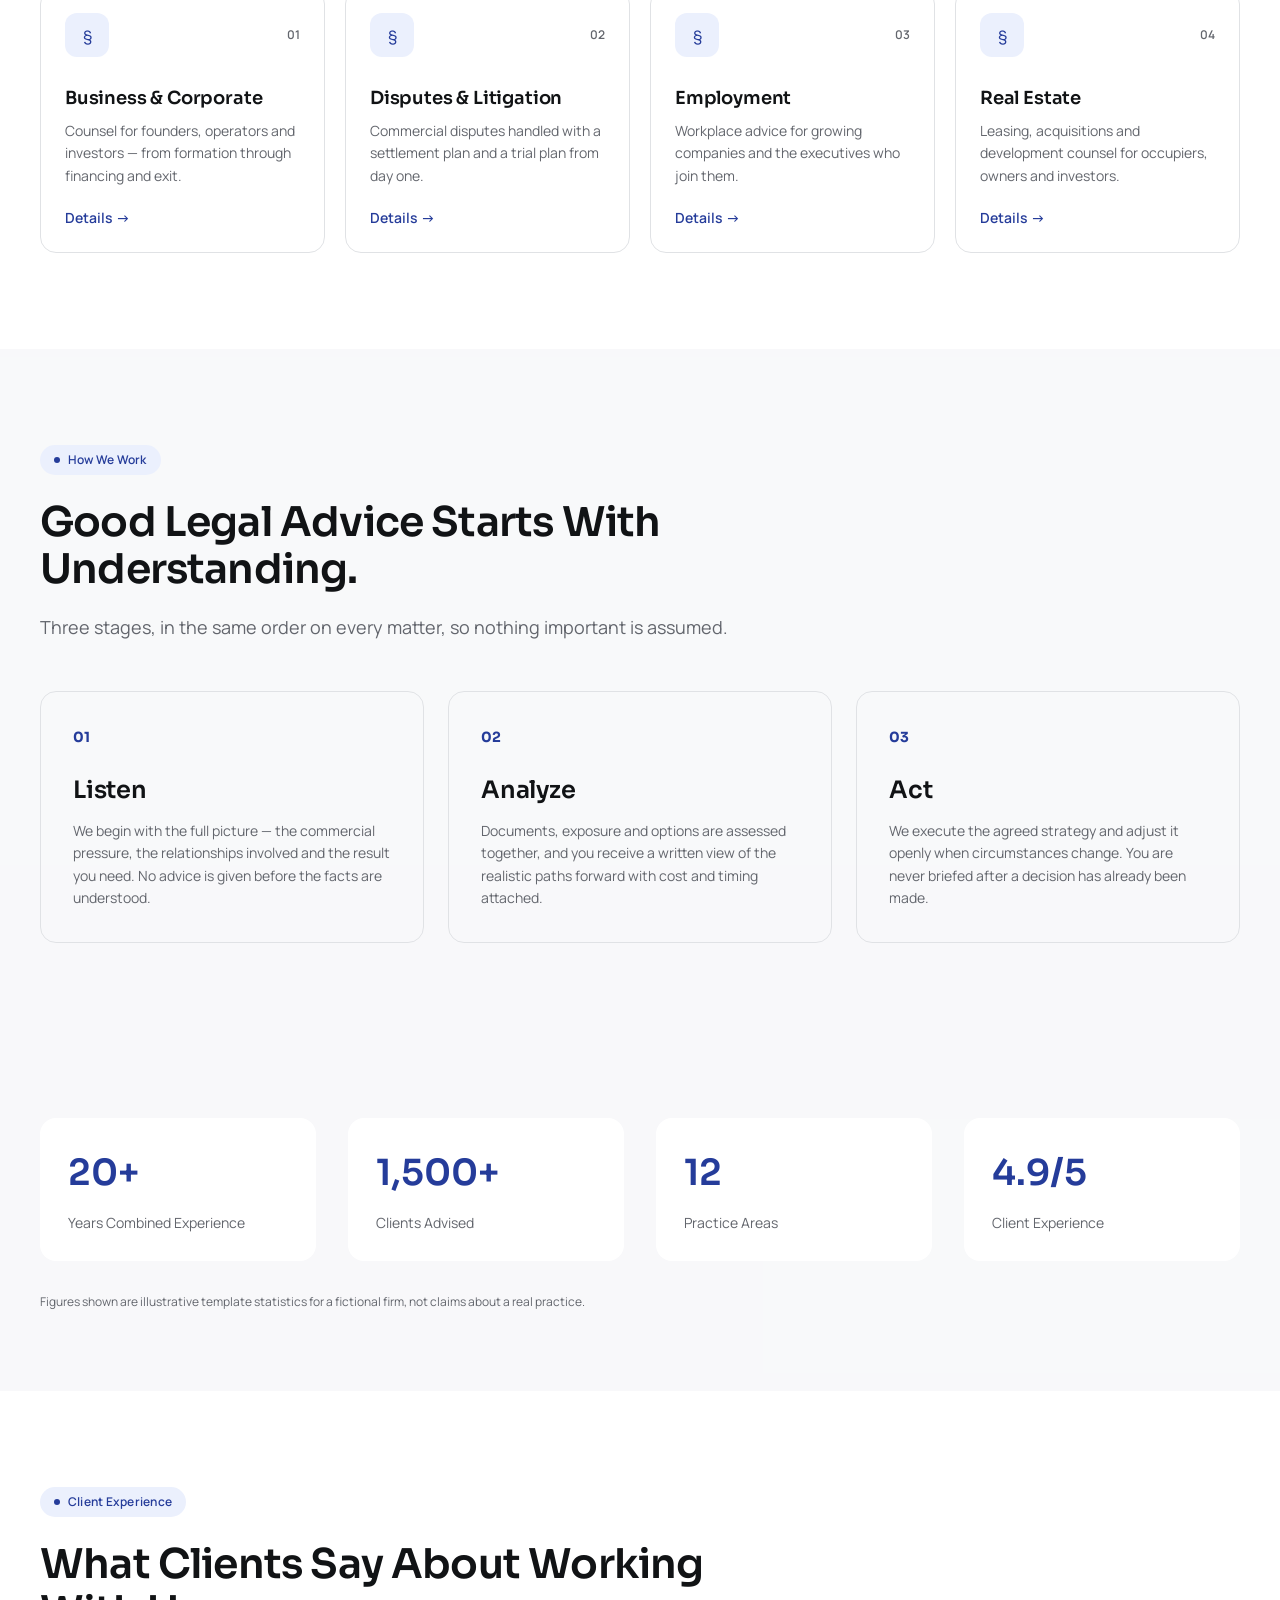
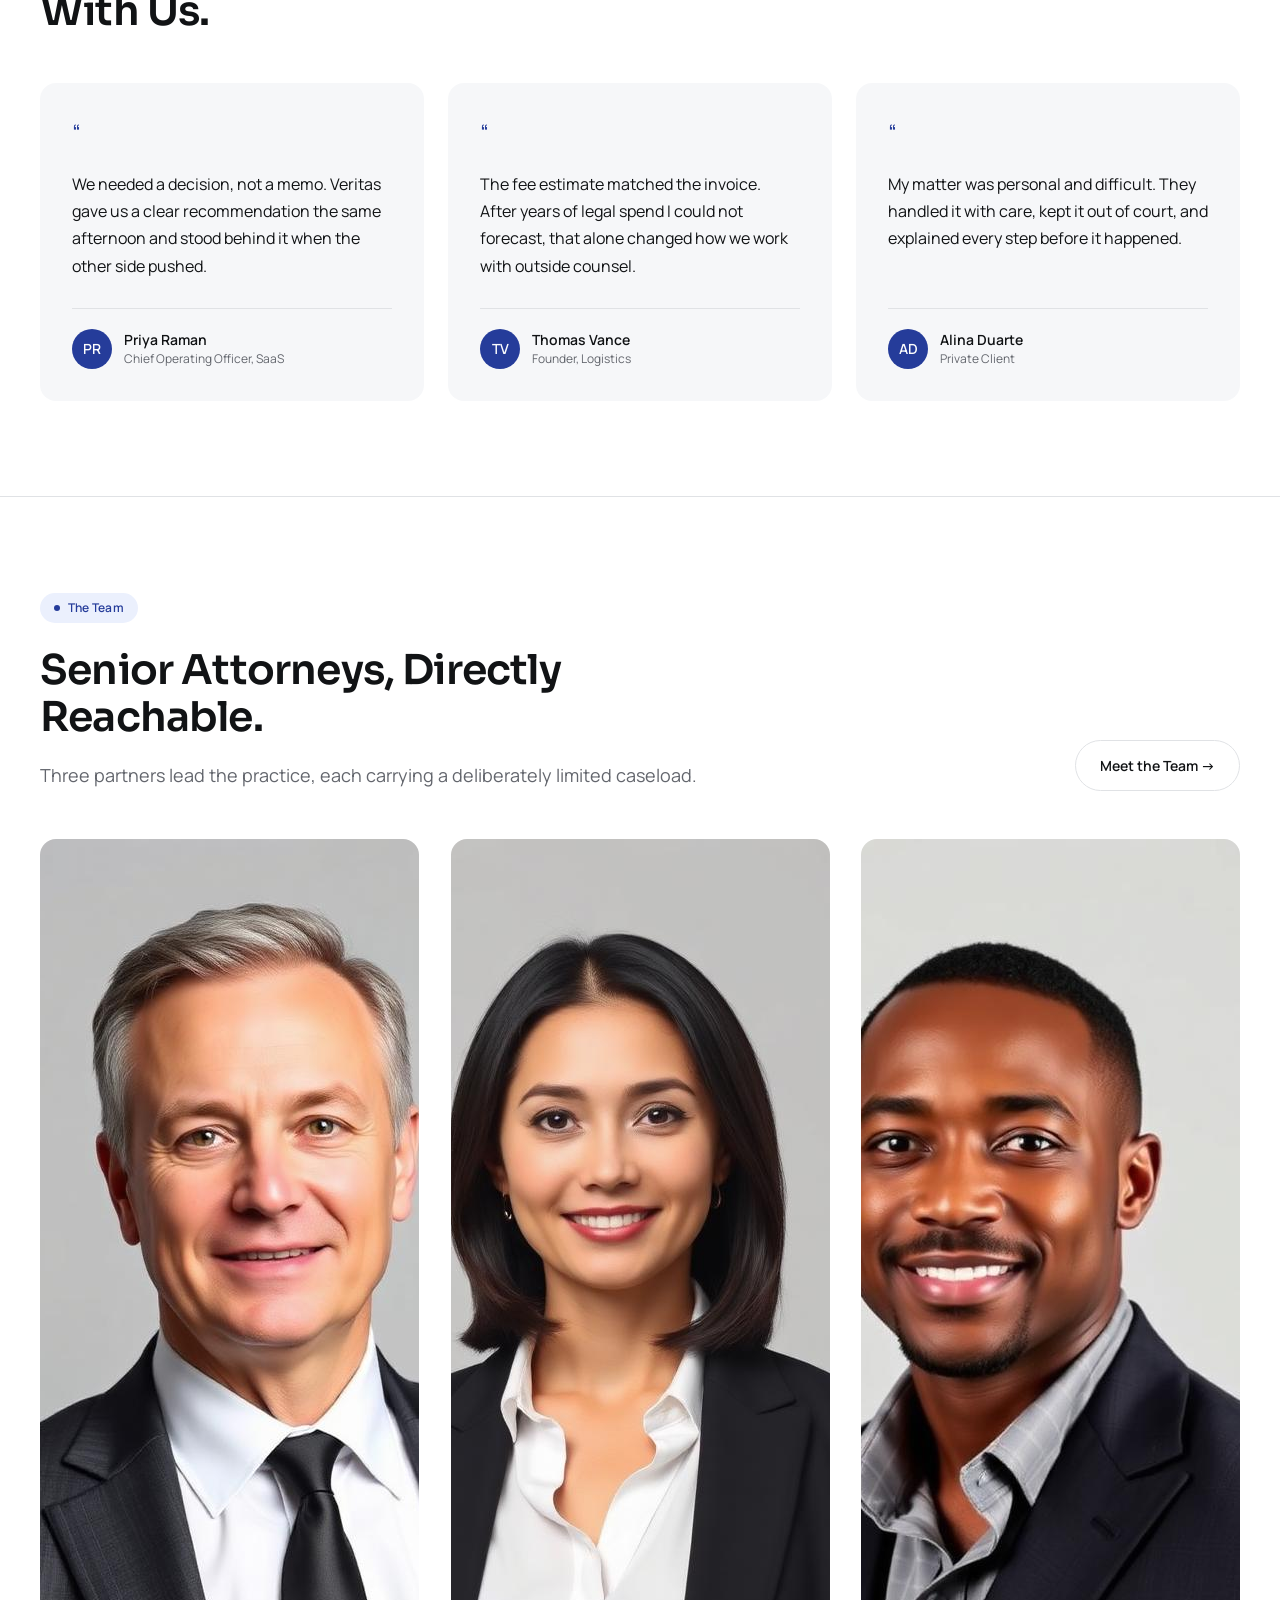
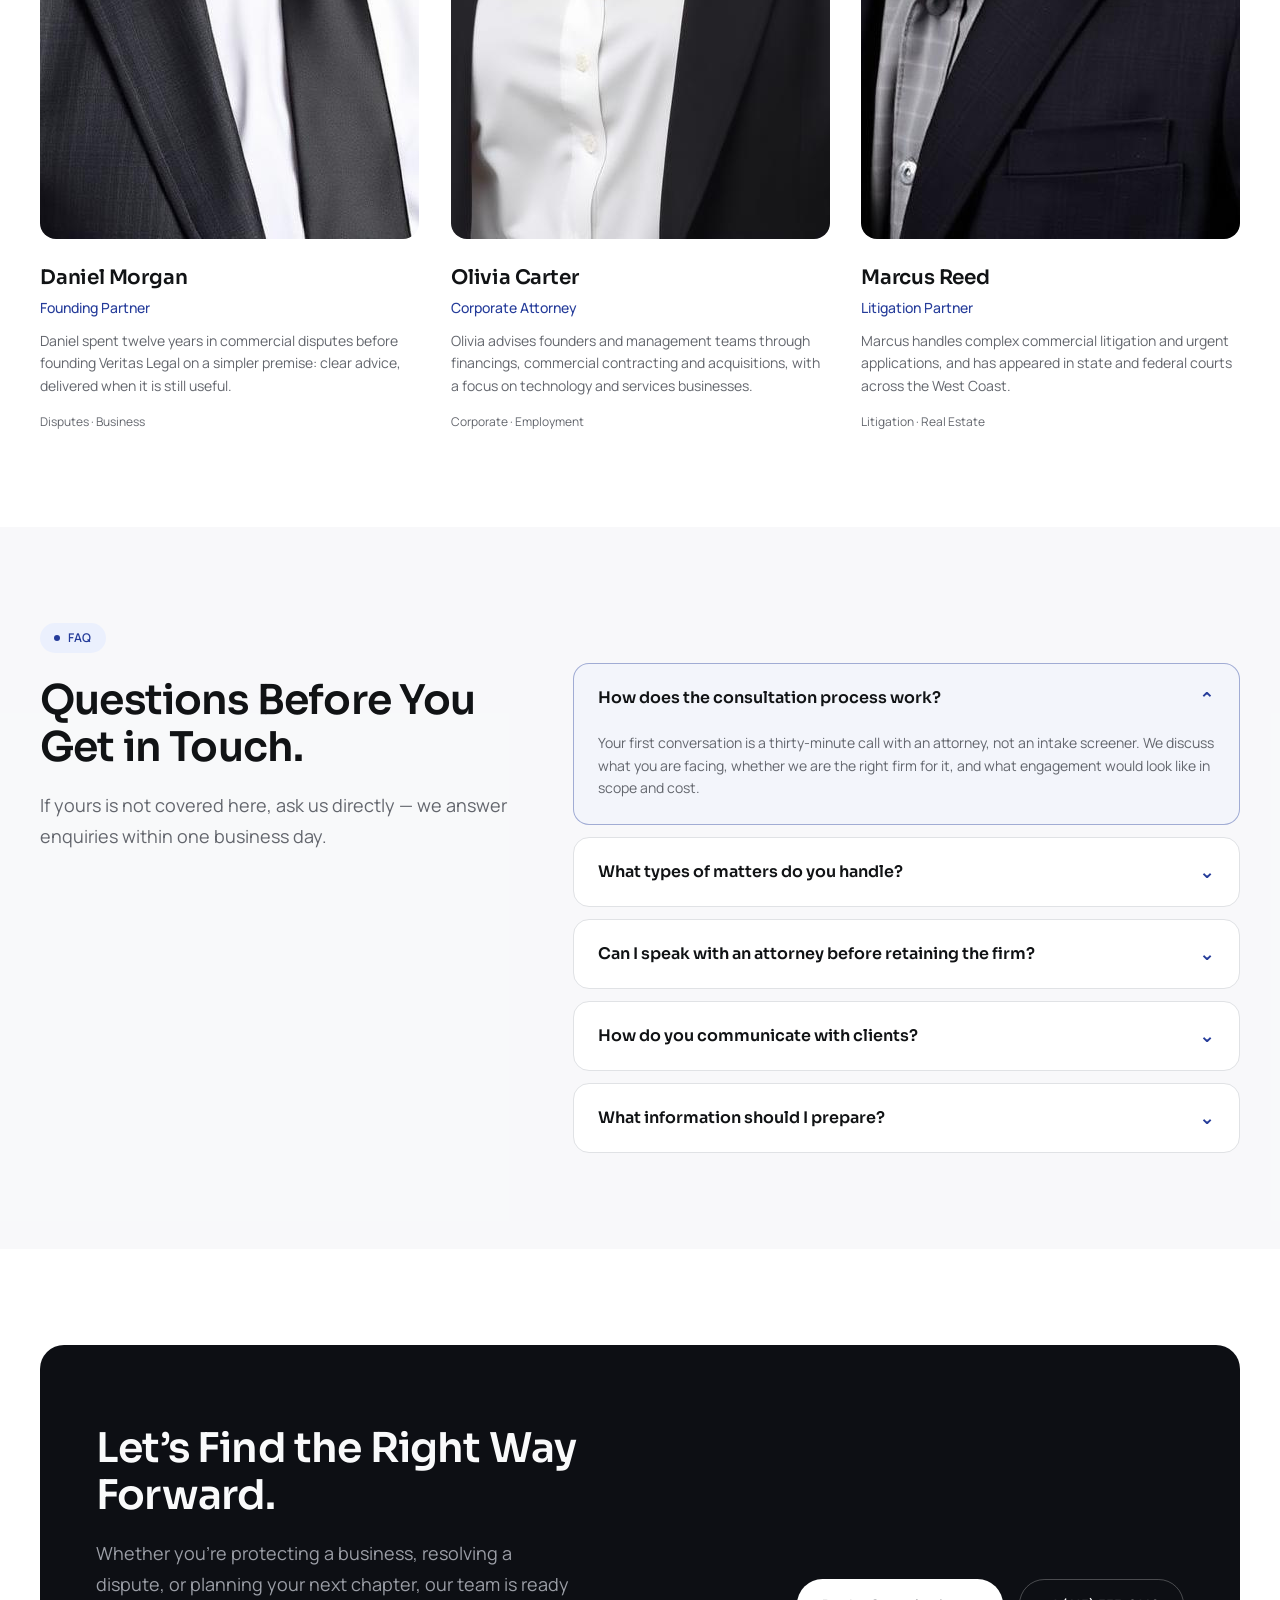
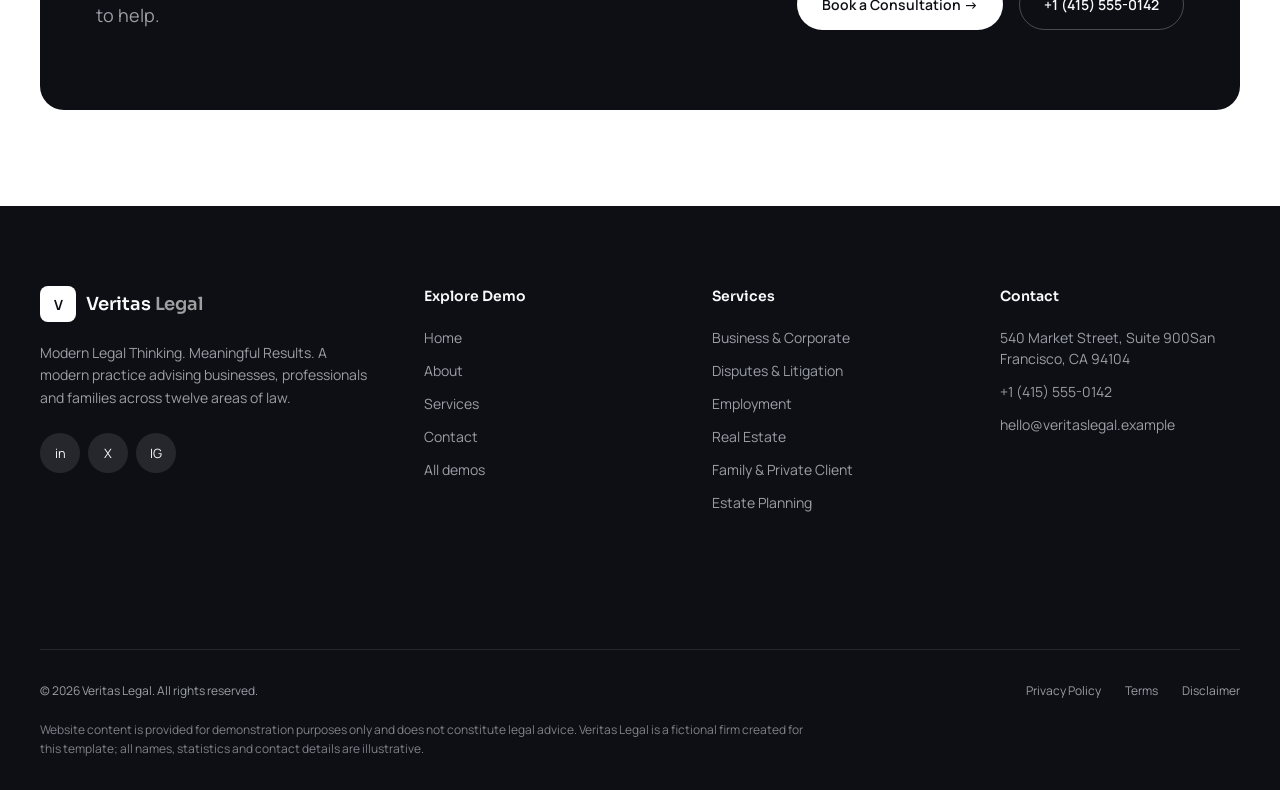
<file: public/static/veritas/index.html>
<!doctype html>
<html lang="en">
<head>
<meta charset="utf-8">
<meta name="viewport" content="width=device-width, initial-scale=1">
<title>Veritas Legal | Modern Legal Counsel</title>
<meta name="description" content="Practical, strategic legal counsel for businesses, professionals, families and individuals facing important decisions.">
<link rel="canonical" href="./index.html">
<meta property="og:title" content="Veritas Legal | Modern Legal Counsel">
<meta property="og:description" content="Practical, strategic legal counsel for businesses, professionals, families and individuals facing important decisions.">
<meta property="og:type" content="website">
<meta name="twitter:card" content="summary_large_image">
<link rel="preconnect" href="https://fonts.googleapis.com">
<link rel="preconnect" href="https://fonts.gstatic.com" crossorigin>
<link href="https://fonts.googleapis.com/css2?family=Sora:wght@400;500;600;700&family=Manrope:wght@400;500;600;700&display=swap" rel="stylesheet">
<link rel="stylesheet" href="veritas.css">
<script type="application/ld+json">
{
  "@context": "https://schema.org",
  "@type": "LegalService",
  "name": "Veritas Legal",
  "description": "Practical, strategic legal counsel for businesses, professionals, families and individuals facing important decisions. Modern legal thinking, meaningful results.",
  "telephone": "+1 (415) 555-0142",
  "address": {
    "@type": "PostalAddress",
    "streetAddress": "540 Market Street, Suite 900",
    "addressLocality": "San Francisco",
    "addressRegion": "CA",
    "postalCode": "94104",
    "addressCountry": "US"
  },
  "areaServed": "United States",
  "disambiguatingDescription": "Fictional firm presented as a website template demonstration."
}
</script>
</head>
<body>

<div class="demo-bar">
  <div class="shell">
    <span>Template Demo 02 — Veritas Legal</span>
    <div class="demo-links">
      <a href="../index.html">All demos</a>
      <a class="pill" href="../harrington/index.html">View demo 01</a>
    </div>
  </div>
</div>

<header class="site-header">
  <div class="shell">
    <a class="wordmark" href="index.html" aria-label="Veritas Legal home">
      <span class="mark" aria-hidden="true">V</span>
      <span class="word">Veritas <span class="muted">Legal</span></span>
    </a>
    <nav class="main-nav" aria-label="Main">
      <a href="index.html" aria-current="page">Home</a>
      <a href="about.html">About</a>
      <a href="services.html">Services</a>
      <a href="contact.html">Contact</a>
    </nav>
    <a class="btn btn-primary header-cta" href="contact.html">Book a Consultation →</a>
    <button type="button" class="menu-toggle" aria-expanded="false" aria-controls="veritas-mobile-menu">
      ☰<span class="sr-only">Open menu</span>
    </button>
  </div>

  <div id="veritas-mobile-menu" class="mobile-menu" hidden role="dialog" aria-modal="true" aria-label="Site menu">
    <div class="mobile-menu-top">
      <span class="wordmark"><span class="mark" aria-hidden="true">V</span><span class="word">Veritas <span class="muted">Legal</span></span></span>
      <button type="button" class="menu-toggle menu-close">✕<span class="sr-only">Close menu</span></button>
    </div>
    <nav class="mobile-menu-body" aria-label="Mobile">
      <ul class="mobile-nav-list">
        <li><a href="index.html" aria-current="page">Home →</a></li>
        <li><a href="about.html">About →</a></li>
        <li><a href="services.html">Services →</a></li>
        <li><a href="contact.html">Contact →</a></li>
      </ul>
      <div class="mobile-menu-foot">
        <a class="btn btn-primary btn-block" href="contact.html">Book a Consultation</a>
        <div class="mobile-contact">
          <a href="tel:+14155550142">+1 (415) 555-0142</a>
          <a href="mailto:hello@veritaslegal.example">hello@veritaslegal.example</a>
        </div>
      </div>
    </nav>
  </div>
</header>

<main>
  <section class="hero">
    <div class="shell">
      <div>
        <p class="reveal"><span class="tag">Modern Legal Thinking. Meaningful Results.</span></p>
        <h1 class="reveal text-display-xl">Clarity When the <span class="accent">Stakes Are High.</span></h1>
        <p class="reveal lede">Practical, strategic legal counsel for businesses, professionals, families and individuals facing important decisions.</p>
        <div class="reveal actions">
          <a class="btn btn-primary" href="contact.html">Start a Conversation →</a>
          <a class="btn btn-ghost" href="services.html">Explore Our Services →</a>
        </div>
        <div class="reveal stat-row">
          <div><strong>20+</strong><span>Years combined</span></div>
          <div><strong>1,500+</strong><span>Clients advised</span></div>
          <div><strong>12</strong><span>Practice areas</span></div>
        </div>
      </div>
      <div class="reveal hero-media">
        <img src="../assets/v-hero.jpg" alt="Founding partner of Veritas Legal in the firm's San Francisco office" width="1600" height="1104">
        <div class="hero-callout">
          <p>Same-week consultations</p>
          <p>Every prospective client speaks with the attorney who would lead the work.</p>
        </div>
      </div>
    </div>
  </section>

  <section class="trust-bar" aria-label="Firm attributes">
    <div class="shell">
      <ul>
        <li class="reveal">Trusted Counsel</li>
        <li class="reveal">Strategic Advice</li>
        <li class="reveal">Client Focused</li>
        <li class="reveal">Results Driven</li>
      </ul>
    </div>
  </section>

  <section class="section">
    <div class="shell split-grid">
      <div>
        <div class="reveal section-head">
          <span class="tag">Our Approach</span>
          <h2 class="text-display-md">Law That Moves With You.</h2>
          <p>Legal work should keep pace with the decision it supports. We built the firm around fast, practical advice and pricing you can plan for.</p>
        </div>
        <ul class="approach-list">
          <li class="reveal"><p>Practical advice</p><p>A recommendation, not a survey of possibilities, with the risk stated plainly.</p></li>
          <li class="reveal"><p>Transparent communication</p><p>Fixed fees where scope allows and written updates whether or not there is news.</p></li>
          <li class="reveal"><p>Strategic thinking</p><p>Every matter has a defined objective, budget and exit before we begin.</p></li>
          <li class="reveal"><p>Efficient processes</p><p>Shared trackers, reusable templates and no re-explaining your business each call.</p></li>
          <li class="reveal"><p>Personalised representation</p><p>Small caseloads by design, so senior attention is the standard rather than the upgrade.</p></li>
        </ul>
      </div>
      <div class="reveal split-media">
        <img src="../assets/v-meeting.jpg" alt="Veritas Legal attorneys reviewing documents with a client" width="1408" height="1008" loading="lazy">
        <div class="pull-quote">
          <p>&ldquo;We do not bill for getting up to speed twice. The attorney who takes your first call stays with the matter.&rdquo;</p>
          <p>Daniel Morgan, Founding Partner</p>
        </div>
      </div>
    </div>
  </section>

  <section class="section bordered-top">
    <div class="shell">
      <div class="section-flex-head">
        <div class="reveal section-head">
          <span class="tag">Services</span>
          <h2 class="text-display-md">Counsel Across Twelve Areas of Law.</h2>
          <p>Eight of them make up the majority of our work. Each is led by an attorney who practises in it daily.</p>
        </div>
        <a class="reveal link-arrow" href="services.html">All services →</a>
      </div>
      <ul class="service-cards">
<li><a class="reveal service-card" href="services.html#business-corporate">
  <div class="row"><span class="icon" aria-hidden="true">§</span><span class="num">01</span></div>
  <h3>Business & Corporate</h3><p>Counsel for founders, operators and investors — from formation through financing and exit.</p>
  <span class="details-link">Details →</span>
</a></li>
<li><a class="reveal service-card" href="services.html#disputes-litigation">
  <div class="row"><span class="icon" aria-hidden="true">§</span><span class="num">02</span></div>
  <h3>Disputes & Litigation</h3><p>Commercial disputes handled with a settlement plan and a trial plan from day one.</p>
  <span class="details-link">Details →</span>
</a></li>
<li><a class="reveal service-card" href="services.html#employment">
  <div class="row"><span class="icon" aria-hidden="true">§</span><span class="num">03</span></div>
  <h3>Employment</h3><p>Workplace advice for growing companies and the executives who join them.</p>
  <span class="details-link">Details →</span>
</a></li>
<li><a class="reveal service-card" href="services.html#real-estate">
  <div class="row"><span class="icon" aria-hidden="true">§</span><span class="num">04</span></div>
  <h3>Real Estate</h3><p>Leasing, acquisitions and development counsel for occupiers, owners and investors.</p>
  <span class="details-link">Details →</span>
</a></li>
</ul>
    </div>
  </section>

  <section class="section tint">
    <div class="shell">
      <div class="reveal section-head wide">
        <span class="tag">How We Work</span>
        <h2 class="text-display-md">Good Legal Advice Starts With Understanding.</h2>
        <p>Three stages, in the same order on every matter, so nothing important is assumed.</p>
      </div>
      <ol class="stage-row">
        <li class="reveal"><span class="num">01</span><h3>Listen</h3><p>We begin with the full picture — the commercial pressure, the relationships involved and the result you need. No advice is given before the facts are understood.</p></li>
        <li class="reveal"><span class="num">02</span><h3>Analyze</h3><p>Documents, exposure and options are assessed together, and you receive a written view of the realistic paths forward with cost and timing attached.</p></li>
        <li class="reveal"><span class="num">03</span><h3>Act</h3><p>We execute the agreed strategy and adjust it openly when circumstances change. You are never briefed after a decision has already been made.</p></li>
      </ol>
    </div>
  </section>

  <section class="metric-band">
    <div class="shell">
      <ul>
        <li class="reveal"><strong>20+</strong><span>Years Combined Experience</span></li>
        <li class="reveal"><strong>1,500+</strong><span>Clients Advised</span></li>
        <li class="reveal"><strong>12</strong><span>Practice Areas</span></li>
        <li class="reveal"><strong>4.9/5</strong><span>Client Experience</span></li>
      </ul>
      <p class="fine-print">Figures shown are illustrative template statistics for a fictional firm, not claims about a real practice.</p>
    </div>
  </section>

  <section class="section">
    <div class="shell">
      <div class="reveal section-head">
        <span class="tag">Client Experience</span>
        <h2 class="text-display-md">What Clients Say About Working With Us.</h2>
      </div>
      <ul class="testimonial-grid">
        <li class="reveal">
          <span class="quote-mark" aria-hidden="true">&ldquo;</span>
          <blockquote>We needed a decision, not a memo. Veritas gave us a clear recommendation the same afternoon and stood behind it when the other side pushed.</blockquote>
          <footer><span class="avatar" aria-hidden="true">PR</span><span><span class="name">Priya Raman</span><span class="role">Chief Operating Officer, SaaS</span></span></footer>
        </li>
        <li class="reveal">
          <span class="quote-mark" aria-hidden="true">&ldquo;</span>
          <blockquote>The fee estimate matched the invoice. After years of legal spend I could not forecast, that alone changed how we work with outside counsel.</blockquote>
          <footer><span class="avatar" aria-hidden="true">TV</span><span><span class="name">Thomas Vance</span><span class="role">Founder, Logistics</span></span></footer>
        </li>
        <li class="reveal">
          <span class="quote-mark" aria-hidden="true">&ldquo;</span>
          <blockquote>My matter was personal and difficult. They handled it with care, kept it out of court, and explained every step before it happened.</blockquote>
          <footer><span class="avatar" aria-hidden="true">AD</span><span><span class="name">Alina Duarte</span><span class="role">Private Client</span></span></footer>
        </li>
      </ul>
    </div>
  </section>

  <section class="section bordered-top">
    <div class="shell">
      <div class="section-flex-head">
        <div class="reveal section-head">
          <span class="tag">The Team</span>
          <h2 class="text-display-md">Senior Attorneys, Directly Reachable.</h2>
          <p>Three partners lead the practice, each carrying a deliberately limited caseload.</p>
        </div>
        <a class="reveal btn btn-ghost" href="about.html">Meet the Team →</a>
      </div>
      <ul class="team-grid">
        <li class="reveal">
          <div class="photo-wrap"><img src="../assets/v-attorney-1.jpg" alt="Portrait of Daniel Morgan, Founding Partner at Veritas Legal" width="800" height="1000" loading="lazy"></div>
          <h3>Daniel Morgan</h3><p class="role">Founding Partner</p>
          <p class="bio">Daniel spent twelve years in commercial disputes before founding Veritas Legal on a simpler premise: clear advice, delivered when it is still useful.</p>
          <p class="focus">Disputes · Business</p>
        </li>
        <li class="reveal">
          <div class="photo-wrap"><img src="../assets/v-attorney-2.jpg" alt="Portrait of Olivia Carter, Corporate Attorney at Veritas Legal" width="800" height="1000" loading="lazy"></div>
          <h3>Olivia Carter</h3><p class="role">Corporate Attorney</p>
          <p class="bio">Olivia advises founders and management teams through financings, commercial contracting and acquisitions, with a focus on technology and services businesses.</p>
          <p class="focus">Corporate · Employment</p>
        </li>
        <li class="reveal">
          <div class="photo-wrap"><img src="../assets/v-attorney-3.jpg" alt="Portrait of Marcus Reed, Litigation Partner at Veritas Legal" width="800" height="1000" loading="lazy"></div>
          <h3>Marcus Reed</h3><p class="role">Litigation Partner</p>
          <p class="bio">Marcus handles complex commercial litigation and urgent applications, and has appeared in state and federal courts across the West Coast.</p>
          <p class="focus">Litigation · Real Estate</p>
        </li>
      </ul>
    </div>
  </section>

  <section class="section tint">
    <div class="shell faq-grid">
      <div class="reveal section-head">
        <span class="tag">FAQ</span>
        <h2 class="text-display-md">Questions Before You Get in Touch.</h2>
        <p>If yours is not covered here, ask us directly — we answer enquiries within one business day.</p>
      </div>
      <div class="faq-list">
<div class="faq-item is-open">
  <h3><button type="button" id="faq-btn-0" aria-expanded="true" aria-controls="faq-panel-0">
    <span class="q">How does the consultation process work?</span><span class="chev" aria-hidden="true">⌄</span>
  </button></h3>
  <div id="faq-panel-0" class="panel" role="region" aria-labelledby="faq-btn-0">
    <p>Your first conversation is a thirty-minute call with an attorney, not an intake screener. We discuss what you are facing, whether we are the right firm for it, and what engagement would look like in scope and cost.</p>
  </div>
</div>
<div class="faq-item">
  <h3><button type="button" id="faq-btn-1" aria-expanded="false" aria-controls="faq-panel-1">
    <span class="q">What types of matters do you handle?</span><span class="chev" aria-hidden="true">⌄</span>
  </button></h3>
  <div id="faq-panel-1" class="panel" role="region" aria-labelledby="faq-btn-1" hidden>
    <p>Business and corporate work, commercial disputes, employment, real estate, family and private client matters, estate planning, personal injury and criminal defence. If a matter falls outside our practice, we will refer you to counsel who handles it well.</p>
  </div>
</div>
<div class="faq-item">
  <h3><button type="button" id="faq-btn-2" aria-expanded="false" aria-controls="faq-panel-2">
    <span class="q">Can I speak with an attorney before retaining the firm?</span><span class="chev" aria-hidden="true">⌄</span>
  </button></h3>
  <div id="faq-panel-2" class="panel" role="region" aria-labelledby="faq-btn-2" hidden>
    <p>Yes — always. Every prospective client speaks with the attorney who would lead the work before any engagement letter is signed.</p>
  </div>
</div>
<div class="faq-item">
  <h3><button type="button" id="faq-btn-3" aria-expanded="false" aria-controls="faq-panel-3">
    <span class="q">How do you communicate with clients?</span><span class="chev" aria-hidden="true">⌄</span>
  </button></h3>
  <div id="faq-panel-3" class="panel" role="region" aria-labelledby="faq-btn-3" hidden>
    <p>You choose the channel: email, phone or video. Substantive calls are followed by a short written summary, and active matters receive a scheduled update even in quiet weeks.</p>
  </div>
</div>
<div class="faq-item">
  <h3><button type="button" id="faq-btn-4" aria-expanded="false" aria-controls="faq-panel-4">
    <span class="q">What information should I prepare?</span><span class="chev" aria-hidden="true">⌄</span>
  </button></h3>
  <div id="faq-panel-4" class="panel" role="region" aria-labelledby="faq-btn-4" hidden>
    <p>A short timeline of events and any contracts, correspondence or filings that relate to the matter. If you are not sure what is relevant, bring everything and we will sort it with you.</p>
  </div>
</div>
</div>
    </div>
  </section>

  <div class="cta-wrap">
    <div class="shell">
      <div class="cta-band">
        <div class="cta-band-grid">
          <div>
            <h2 class="text-display-md">Let&rsquo;s Find the Right Way Forward.</h2>
            <p>Whether you&rsquo;re protecting a business, resolving a dispute, or planning your next chapter, our team is ready to help.</p>
          </div>
          <div class="cta-actions">
            <a class="btn btn-white" href="contact.html">Book a Consultation →</a>
            <a class="btn btn-outline-light" href="tel:+14155550142">+1 (415) 555-0142</a>
          </div>
        </div>
      </div>
    </div>
  </div>
</main>

<footer class="site-footer">
<div class="shell footer-grid">
  <div class="footer-about">
    <span class="wordmark light"><span class="mark" aria-hidden="true">V</span><span class="word">Veritas <span class="muted">Legal</span></span></span>
    <p>Modern Legal Thinking. Meaningful Results. A modern practice advising businesses, professionals and families across twelve areas of law.</p>
    <div class="footer-social">
      <a href="#" aria-label="Veritas Legal on LinkedIn">in</a>
      <a href="#" aria-label="Veritas Legal on X">X</a>
      <a href="#" aria-label="Veritas Legal on Instagram">IG</a>
    </div>
  </div>
  <nav aria-label="Footer navigation">
    <h2>Explore Demo</h2>
    <ul class="footer-list">
      <li><a href="index.html">Home</a></li>
      <li><a href="about.html">About</a></li>
      <li><a href="services.html">Services</a></li>
      <li><a href="contact.html">Contact</a></li>
      <li><a href="../index.html">All demos</a></li>
    </ul>
  </nav>
  <div>
    <h2>Services</h2>
    <ul class="footer-list">
      <li><a href="services.html#business-corporate">Business &amp; Corporate</a></li>
      <li><a href="services.html#disputes-litigation">Disputes &amp; Litigation</a></li>
      <li><a href="services.html#employment">Employment</a></li>
      <li><a href="services.html#real-estate">Real Estate</a></li>
      <li><a href="services.html#family-private-client">Family &amp; Private Client</a></li>
      <li><a href="services.html#estate-planning">Estate Planning</a></li>
    </ul>
  </div>
  <div>
    <h2>Contact</h2>
    <ul class="footer-list">
      <li><span>540 Market Street, Suite 900</span><span>San Francisco, CA 94104</span></li>
      <li><a href="tel:+14155550142">+1 (415) 555-0142</a></li>
      <li><a href="mailto:hello@veritaslegal.example">hello@veritaslegal.example</a></li>
    </ul>
  </div>
</div>
<div class="shell">
  <div class="footer-bottom">
    <p>© 2026 Veritas Legal. All rights reserved.</p>
    <ul class="footer-bottom-links">
      <li><a href="#">Privacy Policy</a></li>
      <li><a href="#">Terms</a></li>
      <li><a href="#">Disclaimer</a></li>
    </ul>
  </div>
  <p class="footer-disclaimer">Website content is provided for demonstration purposes only and does not constitute legal advice. Veritas Legal is a fictional firm created for this template; all names, statistics and contact details are illustrative.</p>
</div>
</footer>

<script src="veritas.js"></script>
</body>
</html>
</file>
<file: public/static/selector.css>
:root {
  --background: oklch(1 0 0);
  --foreground: oklch(0.185 0.006 265);
  --card: oklch(1 0 0);
  --primary: oklch(0.4 0.155 268);
  --muted: oklch(0.968 0.004 265);
  --muted-foreground: oklch(0.51 0.012 265);
  --accent: oklch(0.955 0.018 268);
  --border: oklch(0.912 0.004 265);
  --ring: oklch(0.4 0.155 268);
  --radius: 0.75rem;
  --f-display: "Sora", ui-sans-serif, system-ui, sans-serif;
  --f-body: "Manrope", ui-sans-serif, system-ui, sans-serif;
}

*,
*::before,
*::after {
  box-sizing: border-box;
}

html {
  -webkit-text-size-adjust: 100%;
}

body {
  margin: 0;
  background: var(--background);
  color: var(--foreground);
  font-family: var(--f-body);
  -webkit-font-smoothing: antialiased;
  display: flex;
  min-height: 100vh;
  flex-direction: column;
}

main {
  flex: 1;
}

img {
  display: block;
  max-width: 100%;
}

ul {
  margin: 0;
  padding: 0;
  list-style: none;
}

a {
  color: inherit;
  text-decoration: none;
}

:focus-visible {
  outline: 2px solid var(--ring);
  outline-offset: 2px;
}

.shell {
  width: 100%;
  margin-inline: auto;
  max-width: 82rem;
  padding-inline: 1.25rem;
}

@media (min-width: 768px) {
  .shell {
    padding-inline: 2rem;
  }
}

.topbar {
  border-bottom: 1px solid var(--border);
}

.topbar__inner {
  display: flex;
  height: 4rem;
  align-items: center;
  justify-content: space-between;
  gap: 1rem;
}

.topbar__brand {
  font-size: 0.875rem;
  font-weight: 600;
  margin: 0;
}

.topbar__meta {
  font-size: 0.75rem;
  color: var(--muted-foreground);
  margin: 0;
}

.section {
  padding-block: 3.5rem;
}

@media (min-width: 768px) {
  .section {
    padding-block: 5rem;
  }
}

.intro {
  max-width: 48rem;
}

.pill {
  display: inline-flex;
  align-items: center;
  border-radius: 999px;
  background: var(--accent);
  color: var(--primary);
  padding: 0.375rem 0.875rem;
  font-size: 0.75rem;
  font-weight: 600;
}

h1 {
  font-family: var(--f-display);
  font-size: clamp(2.1rem, 4.6vw, 3.75rem);
  line-height: 1.08;
  letter-spacing: -0.02em;
  font-weight: 600;
  margin: 1.5rem 0 0;
}

.lede {
  margin: 1.25rem 0 0;
  font-size: 1.125rem;
  line-height: 1.7;
  color: var(--muted-foreground);
}

.demos {
  margin-top: 3.5rem;
  display: grid;
  gap: 2rem;
}

@media (min-width: 1024px) {
  .demos {
    grid-template-columns: 1fr 1fr;
  }
}

.card {
  display: block;
  overflow: hidden;
  border: 1px solid var(--border);
  border-radius: calc(var(--radius) + 12px);
  background: var(--card);
  transition:
    transform 0.3s ease,
    box-shadow 0.3s ease;
  height: 100%;
}

.card:hover {
  transform: translateY(-4px);
  box-shadow: 0 30px 60px -45px rgba(15, 17, 26, 0.6);
}

.card__img {
  width: 100%;
  aspect-ratio: 16 / 10;
  object-fit: cover;
  transition: transform 0.7s ease;
}

.card:hover .card__img {
  transform: scale(1.03);
}

.card__body {
  padding: 1.75rem;
}

@media (min-width: 768px) {
  .card__body {
    padding: 2.25rem;
  }
}

.card__index {
  margin: 0;
  font-size: 0.75rem;
  font-weight: 600;
  letter-spacing: 0.16em;
  text-transform: uppercase;
  color: var(--muted-foreground);
}

.card__body h2 {
  font-family: var(--f-display);
  font-size: 1.75rem;
  letter-spacing: -0.02em;
  margin: 0.75rem 0 0;
}

.card__kicker {
  margin: 0.25rem 0 0;
  font-size: 0.875rem;
  font-weight: 500;
  color: var(--primary);
}

.card__blurb {
  margin: 1rem 0 0;
  font-size: 0.875rem;
  line-height: 1.7;
  color: var(--muted-foreground);
}

.tags {
  margin-top: 1.25rem;
  display: flex;
  flex-wrap: wrap;
  gap: 0.5rem;
}

.tags li {
  border-radius: 999px;
  background: var(--muted);
  color: var(--muted-foreground);
  padding: 0.375rem 0.75rem;
  font-size: 0.75rem;
}

.card__cta {
  margin-top: 1.75rem;
  display: inline-flex;
  align-items: center;
  gap: 0.5rem;
  font-size: 0.875rem;
  font-weight: 600;
  color: var(--primary);
}

.footer {
  border-top: 1px solid var(--border);
  padding-block: 2.5rem;
}

.footer p {
  font-size: 0.75rem;
  line-height: 1.7;
  color: var(--muted-foreground);
  margin: 0 0 0.75rem;
}

.reveal {
  opacity: 0;
  transform: translateY(18px);
  transition:
    opacity 0.7s cubic-bezier(0.22, 0.61, 0.36, 1),
    transform 0.7s cubic-bezier(0.22, 0.61, 0.36, 1);
}

.reveal.is-visible {
  opacity: 1;
  transform: none;
}

@media (prefers-reduced-motion: reduce) {
  *,
  *::before,
  *::after {
    transition-duration: 0.001ms !important;
    animation-duration: 0.001ms !important;
  }

  .reveal {
    opacity: 1 !important;
    transform: none !important;
  }
}
</file>
<file: public/static/harrington/harrington.css>
/* Harrington & Co. — static classic-luxury theme */
@import url("https://fonts.googleapis.com/css2?family=Cormorant+Garamond:ital,wght@0,400;0,500;0,600;1,500&family=Work+Sans:wght@400;500;600&display=swap");

:root {
  --f-display: "Cormorant Garamond", "Iowan Old Style", Georgia, serif;
  --f-body: "Work Sans", ui-sans-serif, system-ui, sans-serif;

  --background: oklch(0.975 0.009 88);
  --foreground: oklch(0.235 0.014 262);
  --card: oklch(0.992 0.005 88);
  --card-foreground: oklch(0.235 0.014 262);
  --primary: oklch(0.255 0.048 262);
  --primary-foreground: oklch(0.98 0.008 88);
  --secondary: oklch(0.945 0.012 88);
  --secondary-foreground: oklch(0.255 0.048 262);
  --muted: oklch(0.948 0.011 88);
  --muted-foreground: oklch(0.49 0.014 265);
  --accent: oklch(0.935 0.016 85);
  --accent-foreground: oklch(0.255 0.048 262);
  --destructive: oklch(0.55 0.19 25);
  --destructive-foreground: oklch(0.99 0.003 90);
  --border: oklch(0.885 0.013 85);
  --input: oklch(0.885 0.013 85);
  --ring: oklch(0.62 0.075 80);
  --brand: oklch(0.635 0.084 79);
  --brand-foreground: oklch(0.2 0.02 262);
  --surface: oklch(0.205 0.038 262);
  --surface-foreground: oklch(0.965 0.01 88);
  --surface-muted: oklch(0.74 0.022 265);
  --hairline: oklch(0.875 0.015 85);
}

* { box-sizing: border-box; }
html { -webkit-text-size-adjust: 100%; scroll-behavior: smooth; }
body {
  margin: 0;
  background: var(--background);
  color: var(--foreground);
  font-family: var(--f-body);
  -webkit-font-smoothing: antialiased;
}
img { max-width: 100%; display: block; }
a { color: inherit; text-decoration: none; }
ul, ol { margin: 0; padding: 0; list-style: none; }
h1, h2, h3, h4 { margin: 0; font-family: var(--f-display); font-weight: 500; }
p { margin: 0; }
button { font: inherit; cursor: pointer; background: none; border: none; color: inherit; }
input, select, textarea { font: inherit; color: inherit; }

:focus-visible { outline: 2px solid var(--ring); outline-offset: 2px; }

.shell {
  width: 100%;
  margin-inline: auto;
  max-width: 82rem;
  padding-inline: 1.25rem;
}
@media (min-width: 768px) { .shell { padding-inline: 2rem; } }
@media (min-width: 1280px) { .shell { padding-inline: 2.5rem; } }

.eyebrow {
  font-size: 0.72rem;
  letter-spacing: 0.22em;
  text-transform: uppercase;
  font-weight: 500;
  color: var(--brand);
  display: flex;
  align-items: center;
  gap: 0.75rem;
}
.eyebrow.light { color: var(--brand); }
.eyebrow::before {
  content: "";
  display: inline-block;
  width: 2rem;
  height: 1px;
  background: var(--brand);
  transform: translateY(-2px);
}

.display-xl { font-size: clamp(2.5rem, 6.2vw, 5rem); line-height: 1.04; }
.display-lg { font-size: clamp(2.1rem, 4.6vw, 3.75rem); line-height: 1.08; }
.display-md { font-size: clamp(1.75rem, 3.2vw, 2.6rem); line-height: 1.14; }

/* ---------- Demo switcher top bar ---------- */
.demo-switcher {
  border-bottom: 1px solid var(--hairline);
  background: var(--primary);
  color: var(--primary-foreground);
}
.demo-switcher .shell {
  display: flex;
  flex-wrap: wrap;
  align-items: center;
  justify-content: space-between;
  gap: 0.75rem;
  padding-block: 0.6rem;
  font-size: 0.68rem;
  letter-spacing: 0.14em;
  text-transform: uppercase;
}
.demo-switcher .ds-label { opacity: 0.7; }
.demo-switcher .ds-links { display: flex; align-items: center; gap: 1rem; }
.demo-switcher .ds-links a { opacity: 0.7; transition: opacity 0.2s; }
.demo-switcher .ds-links a:hover { opacity: 1; }
.demo-switcher .ds-links a.btn-outline {
  border: 1px solid rgba(255,255,255,0.25);
  padding: 0.35rem 0.75rem;
  opacity: 1;
}
.demo-switcher .ds-links a.btn-outline:hover { background: rgba(255,255,255,0.1); }

/* ---------- Header ---------- */
.site-header {
  position: sticky;
  top: 0;
  z-index: 50;
  border-bottom: 1px solid var(--hairline);
  background: color-mix(in oklab, var(--background) 95%, transparent);
  backdrop-filter: blur(4px);
}
.site-header .shell {
  display: flex;
  align-items: center;
  justify-content: space-between;
  gap: 1.5rem;
  height: 5rem;
}
@media (min-width: 768px) { .site-header .shell { height: 6rem; } }

.wordmark { line-height: 1; display: block; }
.wordmark .name {
  font-family: var(--f-display);
  font-size: 1.5rem;
  letter-spacing: -0.01em;
  color: var(--primary);
}
.wordmark .name .amp { color: var(--brand); }
.wordmark.light .name { color: var(--surface-foreground); }
.wordmark .kicker {
  margin-top: 0.25rem;
  display: block;
  font-size: 0.6rem;
  letter-spacing: 0.28em;
  text-transform: uppercase;
  color: var(--muted-foreground);
}
.wordmark.light .kicker { color: var(--surface-muted); }

.main-nav { display: none; align-items: center; gap: 2.25rem; }
@media (min-width: 1024px) { .main-nav { display: flex; } }
.main-nav a {
  position: relative;
  padding-block: 0.5rem;
  font-size: 0.78rem;
  letter-spacing: 0.16em;
  text-transform: uppercase;
  color: color-mix(in oklab, var(--foreground) 80%, transparent);
  transition: color 0.2s;
}
.main-nav a:hover, .main-nav a[aria-current="page"] { color: var(--primary); }
.main-nav a::after {
  content: "";
  position: absolute;
  left: 0;
  bottom: -1px;
  height: 1px;
  width: 0;
  background: var(--brand);
  transition: width 0.3s;
}
.main-nav a:hover::after, .main-nav a[aria-current="page"]::after { width: 100%; }

.cta-header { display: none; }
@media (min-width: 1024px) { .cta-header { display: block; } }
.btn {
  display: inline-flex;
  align-items: center;
  justify-content: center;
  gap: 0.5rem;
  padding: 1rem 1.75rem;
  font-size: 0.72rem;
  letter-spacing: 0.18em;
  text-transform: uppercase;
  transition: all 0.25s;
  border: 1px solid transparent;
}
.btn:active { transform: translateY(1px); }
.btn-primary { background: var(--primary); color: var(--primary-foreground); }
.btn-primary:hover { background: var(--brand); color: var(--brand-foreground); }
.btn-outline { border-color: color-mix(in oklab, var(--primary) 30%, transparent); color: var(--primary); }
.btn-outline:hover { border-color: var(--primary); background: var(--primary); color: var(--primary-foreground); }
.btn-outline.light { border-color: rgba(255,255,255,0.3); color: var(--surface-foreground); }
.btn-outline.light:hover { border-color: var(--brand); color: var(--brand); background: transparent; }
.btn-brand { background: var(--brand); color: var(--brand-foreground); }
.btn-brand:hover { background: #fff; }

.menu-toggle {
  display: inline-flex;
  height: 2.75rem;
  width: 2.75rem;
  align-items: center;
  justify-content: center;
  border: 1px solid var(--hairline);
  color: var(--primary);
}
@media (min-width: 1024px) { .menu-toggle { display: none; } }

.mobile-menu {
  position: fixed;
  inset: 0;
  z-index: 60;
}
.mobile-menu[hidden] { display: none; }
.mobile-menu .backdrop {
  position: absolute;
  inset: 0;
  background: color-mix(in oklab, var(--primary) 40%, transparent);
}
.mobile-menu .panel {
  position: absolute;
  inset-block: 0;
  right: 0;
  display: flex;
  flex-direction: column;
  width: 100%;
  max-width: 24rem;
  background: var(--surface);
  transform: translateX(0);
  transition: transform 0.3s;
}
.mobile-menu .panel-head {
  display: flex;
  align-items: center;
  justify-content: space-between;
  border-bottom: 1px solid rgba(255,255,255,0.1);
  padding: 1.5rem;
}
.mobile-menu .panel-head button {
  display: inline-flex;
  height: 2.75rem;
  width: 2.75rem;
  align-items: center;
  justify-content: center;
  border: 1px solid rgba(255,255,255,0.2);
  color: var(--surface-foreground);
}
.mobile-nav { flex: 1; overflow-y: auto; padding: 2rem 1.5rem; }
.mobile-nav ul li a {
  display: block;
  border-bottom: 1px solid rgba(255,255,255,0.1);
  padding-block: 1rem;
  font-family: var(--f-display);
  font-size: 1.5rem;
  color: var(--surface-foreground);
}
.mobile-nav ul li a[aria-current="page"] { color: var(--brand); }
.mobile-nav .btn-brand { margin-top: 2rem; width: 100%; }
.mobile-contact { margin-top: 2rem; font-size: 0.875rem; color: var(--surface-muted); }
.mobile-contact a { display: block; margin-top: 0.5rem; }
.mobile-contact a:hover { color: var(--surface-foreground); }

/* ---------- reveal ---------- */
.reveal {
  opacity: 0;
  transform: translateY(18px);
  transition: opacity 0.7s cubic-bezier(.22,.61,.36,1), transform 0.7s cubic-bezier(.22,.61,.36,1);
}
.reveal.is-visible { opacity: 1; transform: none; }
@media (prefers-reduced-motion: reduce) {
  *, *::before, *::after { animation-duration: 0.001ms !important; transition-duration: 0.001ms !important; scroll-behavior: auto !important; }
  .reveal { opacity: 1 !important; transform: none !important; }
}

/* ---------- generic layout helpers ---------- */
.section { padding-block: 5rem; }
@media (min-width: 768px) { .section { padding-block: 7rem; } }
.section-tight { padding-block: 4rem; }
@media (min-width: 768px) { .section-tight { padding-block: 6rem; } }
.border-y-hairline { border-top: 1px solid var(--hairline); border-bottom: 1px solid var(--hairline); }
.border-t-hairline { border-top: 1px solid var(--hairline); }
.bg-card { background: var(--card); }
.bg-secondary { background: var(--secondary); }
.bg-surface { background: var(--surface); color: var(--surface-foreground); }

.section-head { max-width: 42rem; }
.section-head.center { margin-inline: auto; text-align: center; }
.section-head h2 { margin-top: 1.25rem; color: var(--primary); }
.section-head.light h2 { color: var(--surface-foreground); }
.section-head p { margin-top: 1.25rem; line-height: 1.7; color: var(--muted-foreground); }
.section-head.light p { color: var(--surface-muted); }

/* ---------- hero ---------- */
.hero { border-bottom: 1px solid var(--hairline); background: var(--card); }
.hero .shell {
  display: grid;
  gap: 3rem;
  padding-block: 3.5rem 3.5rem;
}
@media (min-width: 1024px) { .hero .shell { grid-template-columns: 1.05fr 0.95fr; align-items: center; padding-block: 5rem; gap: 4rem; } }
.hero h1 { margin-top: 1.75rem; color: var(--primary); }
.hero h1 em { font-style: italic; }
.hero p.lede { margin-top: 1.75rem; max-width: 34rem; font-size: 1.125rem; line-height: 1.7; color: var(--muted-foreground); }
.hero .actions { margin-top: 2.5rem; display: flex; flex-wrap: wrap; gap: 1rem; }
.hero .fact { margin-top: 3rem; display: flex; align-items: center; gap: 1.5rem; border-top: 1px solid var(--hairline); padding-top: 2rem; }
.hero .fact strong { font-family: var(--f-display); font-size: 2.25rem; color: var(--primary); }
.hero .fact span { max-width: 16rem; font-size: 0.875rem; line-height: 1.6; color: var(--muted-foreground); }
.hero .media { position: relative; }
.hero .media img { aspect-ratio: 4/5; width: 100%; object-fit: cover; }
@media (min-width: 1024px) { .hero .media img { aspect-ratio: 3/4; } }
.hero .media::after {
  content: "";
  position: absolute;
  bottom: -1rem; left: -1rem;
  width: 10rem; height: 10rem;
  border: 1px solid var(--brand);
  z-index: -1;
  display: none;
}
@media (min-width: 1024px) { .hero .media::after { display: block; } }

/* ---------- page hero ---------- */
.page-hero { border-bottom: 1px solid var(--hairline); background: var(--card); }
.page-hero .shell {
  display: grid;
  gap: 2rem;
  padding-block: 4rem;
}
@media (min-width: 1024px) { .page-hero .shell { grid-template-columns: 1.15fr 1fr; align-items: end; padding-block: 6rem; } }
.page-hero h1 { margin-top: 1.5rem; color: var(--primary); }
.page-hero .intro { border-left: 1px solid var(--brand); padding-left: 1.5rem; font-size: 1rem; line-height: 1.7; color: var(--muted-foreground); }

/* ---------- stat band ---------- */
.stat-band { border-block: 1px solid var(--hairline); background: var(--card); }
.stat-band ul { display: grid; grid-template-columns: repeat(2,1fr); }
@media (min-width: 1024px) { .stat-band ul { grid-template-columns: repeat(4,1fr); } }
.stat-band li { padding: 2.5rem 1rem; text-align: center; border: 1px solid var(--hairline); border-block: none; margin: -1px 0 0 -1px; }
@media (min-width: 1024px) { .stat-band li { padding: 3.5rem 2rem; text-align: left; } }
.stat-band strong { display:block; font-family: var(--f-display); font-size: 2.5rem; color: var(--primary); }
@media (min-width: 1024px) { .stat-band strong { font-size: 3rem; } }
.stat-band span { display:block; margin-top: 0.75rem; font-size: 0.7rem; letter-spacing: 0.18em; text-transform: uppercase; color: var(--muted-foreground); }

/* ---------- intro / two col ---------- */
.two-col { display: grid; gap: 3.5rem; }
@media (min-width: 1024px) { .two-col { grid-template-columns: 1fr 1fr; align-items: center; } }
.two-col img { aspect-ratio: 5/4; width: 100%; object-fit: cover; }
.feature-list { margin-top: 2.5rem; }
.feature-list li { display: flex; gap: 1.25rem; padding-block: 0.75rem; }
.feature-list li .bar { margin-top: 0.5rem; height: 1px; width: 2rem; flex-shrink: 0; background: var(--brand); }
.feature-list li strong { display: block; font-family: var(--f-display); font-size: 1.25rem; color: var(--primary); }
.feature-list li p { margin-top: 0.25rem; font-size: 0.875rem; line-height: 1.6; color: var(--muted-foreground); }

/* ---------- practice grid ---------- */
.practice-grid {
  margin-top: 3.5rem;
  display: grid;
  gap: 1px;
  border: 1px solid var(--hairline);
  background: var(--hairline);
}
@media (min-width: 640px) { .practice-grid { grid-template-columns: repeat(2,1fr); } }
@media (min-width: 1024px) { .practice-grid { grid-template-columns: repeat(4,1fr); } }
.practice-card {
  display: flex;
  flex-direction: column;
  height: 100%;
  background: var(--background);
  padding: 2rem;
  transition: background 0.3s;
}
.practice-card:hover { background: var(--primary); }
.practice-card .top { display: flex; align-items: flex-start; justify-content: space-between; }
.practice-card .num { font-family: var(--f-display); font-size: 1.125rem; color: var(--brand); }
.practice-card .icon { font-size: 1.5rem; opacity: 0.4; }
.practice-card:hover .icon { opacity: 1; color: var(--brand); }
.practice-card h3 { margin-top: 2.5rem; font-size: 1.5rem; color: var(--primary); transition: color 0.3s; }
.practice-card:hover h3 { color: var(--primary-foreground); }
.practice-card p { margin-top: 0.75rem; flex: 1; font-size: 0.875rem; line-height: 1.6; color: var(--muted-foreground); transition: color 0.3s; }
.practice-card:hover p { color: rgba(255,255,255,0.7); }
.practice-card .more { margin-top: 1.5rem; font-size: 0.68rem; letter-spacing: 0.18em; text-transform: uppercase; color: color-mix(in oklab, var(--primary) 60%, transparent); }
.practice-card:hover .more { color: var(--brand); }

/* ---------- advantages ---------- */
.advantages { display: grid; gap: 1px; border: 1px solid var(--hairline); background: var(--hairline); }
@media (min-width: 640px) { .advantages { grid-template-columns: repeat(2,1fr); } }
.advantages li { background: var(--background); padding: 2rem; }
.advantages .idx { font-family: var(--f-display); font-size: 0.875rem; color: var(--brand); }
.advantages h3 { margin-top: 1.5rem; font-size: 1.5rem; color: var(--primary); }
.advantages p { margin-top: 0.75rem; font-size: 0.875rem; line-height: 1.6; color: var(--muted-foreground); }
.two-col-uneven { display: grid; gap: 3.5rem; }
@media (min-width: 1024px) { .two-col-uneven { grid-template-columns: 0.9fr 1.1fr; } }

/* ---------- case results ---------- */
.case-results { display: grid; gap: 2.5rem; margin-top: 3.5rem; }
@media (min-width: 768px) { .case-results { grid-template-columns: repeat(3,1fr); } }
.case-results li { text-align: center; }
.case-results strong { display: block; font-family: var(--f-display); font-size: 3rem; color: var(--brand); }
@media (min-width: 1024px) { .case-results strong { font-size: 3.5rem; } }
.case-results span { display:block; margin-top: 1rem; max-width: 14rem; margin-inline: auto; font-size: 0.875rem; color: var(--surface-muted); }
.disclaimer-note { margin-top: 3.5rem; text-align: center; font-size: 0.75rem; color: color-mix(in oklab, var(--surface-muted) 80%, transparent); }

/* ---------- attorneys ---------- */
.attorney-grid { margin-top: 3.5rem; display: grid; gap: 2.5rem; }
@media (min-width: 768px) { .attorney-grid { grid-template-columns: repeat(3,1fr); } }
.attorney-card { border: 1px solid var(--hairline); background: var(--card); overflow: hidden; }
.attorney-card img { aspect-ratio: 4/5; width: 100%; object-fit: cover; filter: grayscale(1); transition: filter 0.6s, transform 0.6s; }
.attorney-card:hover img { filter: grayscale(0); transform: scale(1.03); }
.attorney-card .body { padding: 1.75rem; }
.attorney-card h3 { font-size: 1.5rem; color: var(--primary); }
.attorney-card .role { margin-top: 0.25rem; font-size: 0.68rem; letter-spacing: 0.18em; text-transform: uppercase; color: var(--brand); }
.attorney-card .bio { margin-top: 1rem; font-size: 0.875rem; line-height: 1.6; color: var(--muted-foreground); }
.attorney-card .focus { margin-top: 1.25rem; border-top: 1px solid var(--hairline); padding-top: 1rem; font-size: 0.75rem; color: var(--muted-foreground); }

.section-flex-head { display: flex; flex-wrap: wrap; align-items: flex-end; justify-content: space-between; gap: 2rem; }
.link-arrow { display: inline-flex; align-items: center; gap: 0.75rem; font-size: 0.72rem; letter-spacing: 0.18em; text-transform: uppercase; color: var(--primary); }
.link-arrow .arrow { color: var(--brand); }

/* ---------- testimonials ---------- */
.testimonials { margin-top: 3.5rem; display: grid; gap: 1px; border: 1px solid var(--hairline); background: var(--hairline); }
@media (min-width: 1024px) { .testimonials { grid-template-columns: repeat(3,1fr); } }
.testimonials li { background: var(--background); }
.testimonials .card { display: flex; flex-direction: column; height: 100%; padding: 2.25rem; }
.testimonials .quote-mark { font-family: var(--f-display); font-size: 3rem; line-height: 1; color: var(--brand); }
.testimonials blockquote { margin: 1rem 0 0; flex: 1; font-family: var(--f-display); font-size: 1.25rem; line-height: 1.4; color: var(--primary); }
.testimonials footer { margin-top: 1.75rem; border-top: 1px solid var(--hairline); padding-top: 1.25rem; }
.testimonials .name { font-size: 0.875rem; font-weight: 500; color: var(--primary); }
.testimonials .role { margin-top: 0.25rem; font-size: 0.75rem; letter-spacing: 0.14em; text-transform: uppercase; color: var(--muted-foreground); }

/* ---------- FAQ ---------- */
.faq { margin-top: 3rem; border-block: 1px solid var(--hairline); }
.faq-item { border-bottom: 1px solid var(--hairline); }
.faq-item:last-child { border-bottom: none; }
.faq-item .faq-q {
  display: flex; width: 100%; align-items: center; justify-content: space-between; gap: 1.5rem;
  padding-block: 1.5rem; text-align: left; transition: color 0.2s;
}
.faq-item .faq-q:hover { color: var(--brand); }
.faq-item .faq-q h3 { font-size: 1.25rem; color: var(--primary); }
@media (min-width: 768px) { .faq-item .faq-q h3 { font-size: 1.5rem; } }
.faq-icon { flex-shrink: 0; font-size: 1.25rem; color: var(--brand); }
.faq-panel { padding-right: 2.5rem; padding-bottom: 1.75rem; }
.faq-panel[hidden] { display: none; }
.faq-panel p { max-width: 48rem; font-size: 0.875rem; line-height: 1.7; color: var(--muted-foreground); }

/* ---------- CTA band ---------- */
.cta-band { position: relative; overflow: hidden; background: var(--surface); color: var(--surface-foreground); }
.cta-band .shell {
  position: relative;
  display: grid;
  gap: 2.5rem;
  padding-block: 5rem;
}
@media (min-width: 1024px) { .cta-band .shell { grid-template-columns: 1.4fr 1fr; align-items: end; padding-block: 7rem; } }
.cta-band h2 { margin-top: 1.5rem; max-width: 40rem; color: var(--surface-foreground); }
.cta-band p { margin-top: 1.5rem; max-width: 32rem; line-height: 1.7; color: var(--surface-muted); }
.cta-band .actions { display: flex; flex-wrap: wrap; gap: 1rem; }
@media (min-width: 1024px) { .cta-band .actions { justify-content: flex-end; } }

/* ---------- timeline ---------- */
.timeline { margin-top: 3.5rem; border-left: 1px solid var(--hairline); }
.timeline li { position: relative; padding-bottom: 3rem; padding-left: 2rem; }
.timeline li:last-child { padding-bottom: 0; }
.timeline li::before { content:""; position:absolute; top: 0.5rem; left: -5px; height: 0.625rem; width: 0.625rem; border-radius: 50%; background: var(--brand); }
.timeline .year { font-family: var(--f-display); font-size: 1.875rem; color: var(--brand); }
.timeline h3 { margin-top: 0.5rem; font-size: 1.5rem; color: var(--primary); }
.timeline p { margin-top: 0.5rem; max-width: 36rem; font-size: 0.875rem; line-height: 1.6; color: var(--muted-foreground); }

/* ---------- approach / values ---------- */
.approach-grid { margin-top: 3.5rem; display: grid; gap: 1px; border: 1px solid var(--hairline); background: var(--hairline); }
@media (min-width: 1024px) { .approach-grid { grid-template-columns: repeat(4,1fr); } }
.approach-grid li { background: var(--background); padding: 2.25rem; }
.approach-grid .step { font-family: var(--f-display); font-size: 1.5rem; color: var(--brand); }
.approach-grid h3 { margin-top: 2rem; font-size: 1.5rem; color: var(--primary); }
.approach-grid p { margin-top: 0.75rem; font-size: 0.875rem; line-height: 1.6; color: var(--muted-foreground); }
.values-grid { margin-top: 2.5rem; display: grid; gap: 2rem; }
@media (min-width: 640px) { .values-grid { grid-template-columns: repeat(2,1fr); } }
.values-grid h3 { font-size: 1.25rem; color: var(--primary); }
.values-grid p { margin-top: 0.5rem; font-size: 0.875rem; line-height: 1.6; color: var(--muted-foreground); }

/* ---------- services page ---------- */
.services-layout { display: grid; gap: 3.5rem; }
@media (min-width: 1024px) { .services-layout { grid-template-columns: 15rem 1fr; gap: 4rem; } }
.services-index { position: static; }
@media (min-width: 1024px) { .services-index { position: sticky; top: 8rem; align-self: start; } }
.services-index h2 { font-size: 0.72rem; letter-spacing: 0.22em; text-transform: uppercase; color: var(--brand); }
.services-index ol { margin-top: 1.5rem; border-left: 1px solid var(--hairline); }
.services-index li a {
  display: flex; gap: 0.75rem; margin-left: -1px; border-left: 1px solid transparent;
  padding: 0.6rem 0 0.6rem 1rem; font-size: 0.875rem; color: var(--muted-foreground); transition: all 0.2s;
}
.services-index li a:hover, .services-index li a.active { border-left-color: var(--brand); color: var(--primary); }
.services-index li a .num { font-family: var(--f-display); color: var(--brand); }

.service-articles { display: flex; flex-direction: column; gap: 4rem; }
@media (min-width: 768px) { .service-articles { gap: 6rem; } }
.service-article { scroll-margin-top: 8rem; border-top: 1px solid var(--hairline); padding-top: 2.5rem; }
.service-article .head { display: flex; align-items: flex-start; justify-content: space-between; gap: 1.5rem; }
.service-article .num { font-family: var(--f-display); font-size: 1.125rem; color: var(--brand); }
.service-article h2 { margin-top: 0.75rem; color: var(--primary); }
.service-article .icon-box {
  flex-shrink: 0; display: inline-flex; height: 3.5rem; width: 3.5rem; align-items: center; justify-content: center;
  border: 1px solid var(--hairline); color: var(--primary); font-size: 1.5rem;
}
.service-article .summary { margin-top: 1.5rem; max-width: 48rem; font-size: 1.125rem; line-height: 1.7; color: color-mix(in oklab, var(--primary) 80%, transparent); }
.service-article .detail { margin-top: 1.25rem; max-width: 48rem; font-size: 0.875rem; line-height: 1.7; color: var(--muted-foreground); }
.service-article .grid2 { margin-top: 2.5rem; display: grid; gap: 1px; border: 1px solid var(--hairline); background: var(--hairline); }
@media (min-width: 768px) { .service-article .grid2 { grid-template-columns: repeat(2,1fr); } }
.service-article .grid2 > div { padding: 2rem; background: var(--background); }
.service-article .grid2 .expect-box { background: var(--secondary); display: flex; flex-direction: column; }
.service-article .grid2 h3 { font-size: 0.72rem; letter-spacing: 0.22em; text-transform: uppercase; color: var(--brand); }
.service-article .matters-list { margin-top: 1.25rem; }
.service-article .matters-list li { display: flex; gap: 0.75rem; padding-block: 0.4rem; font-size: 0.875rem; color: var(--muted-foreground); }
.service-article .matters-list li::before { content: "✓"; color: var(--brand); flex-shrink: 0; }
.service-article .expect-box p { margin-top: 1.25rem; flex: 1; font-size: 0.875rem; line-height: 1.6; color: var(--muted-foreground); }
.service-article .expect-box .link-arrow { margin-top: 2rem; }

/* ---------- contact ---------- */
.contact-layout { display: grid; gap: 3.5rem; }
@media (min-width: 1024px) { .contact-layout { grid-template-columns: 1.15fr 0.85fr; gap: 4rem; } }
.contact-side { display: flex; flex-direction: column; gap: 2.5rem; }
.info-card { border: 1px solid var(--hairline); background: var(--card); padding: 2rem; }
.info-card.secondary { background: var(--secondary); }
.info-card ul { margin-top: 1.75rem; }
.info-card li { display: flex; gap: 1rem; padding-block: 0.75rem; font-size: 0.875rem; }
.info-card.secondary li { justify-content: space-between; border-bottom: 1px solid var(--hairline); padding-bottom: 1rem; }
.info-card.secondary li:last-of-type { border-bottom: none; }
.info-card a { color: var(--primary); }
.info-card a:hover { color: var(--brand); }
.info-card .icon { color: var(--brand); }
.info-card .note { margin-top: 1.5rem; display:flex; gap: 0.75rem; font-size: 0.75rem; line-height: 1.6; color: var(--muted-foreground); }

.contact-form { border: 1px solid var(--hairline); background: var(--card); padding: 1.75rem; }
@media (min-width: 768px) { .contact-form { padding: 2.5rem; } }
.form-grid { display: grid; gap: 1.5rem; }
@media (min-width: 640px) { .form-grid { grid-template-columns: repeat(2,1fr); } }
.field label, .form-grid > div > label, legend {
  display:block; font-size: 0.68rem; letter-spacing: 0.16em; text-transform: uppercase; color: var(--primary);
}
.field input, .field select, .field textarea,
.form-grid input, .form-grid select, .form-grid textarea {
  width: 100%; margin-top: 0.75rem; border: 1px solid var(--input); background: var(--background);
  padding: 0.875rem 1rem; font-size: 0.875rem; transition: border-color 0.2s;
}
.form-grid input:focus, .form-grid select:focus, .form-grid textarea:focus { border-color: var(--brand); outline: none; }
.form-grid input[aria-invalid="true"], .form-grid select[aria-invalid="true"], .form-grid textarea[aria-invalid="true"] { border-color: var(--destructive); }
.error-text { margin-top: 0.5rem; font-size: 0.75rem; color: var(--destructive); }
.radio-group { margin-top: 0.75rem; display: flex; gap: 0.75rem; }
.radio-group label {
  flex: 1; cursor: pointer; border: 1px solid var(--input); padding: 0.75rem; text-align: center;
  font-size: 0.75rem; letter-spacing: 0.02em; color: var(--muted-foreground); transition: all 0.2s; text-transform: none;
}
.radio-group input { position: absolute; opacity: 0; pointer-events: none; }
.radio-group label.selected { border-color: var(--brand); background: color-mix(in oklab, var(--brand) 10%, transparent); color: var(--primary); }
.consent-row { margin-top: 1.5rem; display: flex; align-items: flex-start; gap: 0.75rem; font-size: 0.875rem; color: var(--muted-foreground); }
.consent-row input { margin-top: 0.25rem; width: 1rem; height: 1rem; accent-color: var(--primary); }
.form-note { margin-top: 1.5rem; border-top: 1px solid var(--hairline); padding-top: 1.5rem; font-size: 0.75rem; line-height: 1.6; color: var(--muted-foreground); }
.form-success { border: 1px solid color-mix(in oklab, var(--brand) 40%, transparent); background: var(--card); padding: 2.5rem; text-align: center; }
@media (min-width: 768px) { .form-success { padding: 3.5rem; } }
.form-success .check { display: inline-flex; height: 3.5rem; width: 3.5rem; align-items: center; justify-content: center; border: 1px solid var(--brand); color: var(--brand); font-size: 1.5rem; }
.form-success h3 { margin-top: 1.5rem; font-size: 1.875rem; color: var(--primary); }
.form-success p { margin: 1rem auto 0; max-width: 28rem; font-size: 0.875rem; line-height: 1.6; color: var(--muted-foreground); }
.form-success button { margin-top: 2rem; }
.form-grid[hidden] { display: none; }

.map-panel {
  position: relative; aspect-ratio: 16/10; width: 100%; overflow: hidden; border: 1px solid var(--hairline);
  background: var(--muted); display: flex; align-items: center; justify-content: center;
  background-image: linear-gradient(var(--hairline) 1px, transparent 1px), linear-gradient(90deg, var(--hairline) 1px, transparent 1px);
  background-size: 48px 48px;
}
.map-panel .pin { border: 1px solid var(--brand); background: color-mix(in oklab, var(--card) 95%, transparent); padding: 1.25rem 1.5rem; text-align: center; }
.map-panel .pin h3 { font-size: 1.25rem; color: var(--primary); margin-top: 0.75rem; }
.map-panel .pin .addr2 { font-size: 0.875rem; color: var(--muted-foreground); }
.map-panel .pin .note { margin-top: 0.75rem; font-size: 0.75rem; color: var(--muted-foreground); }

/* ---------- footer ---------- */
.site-footer { background: var(--surface); color: var(--surface-foreground); }
.footer-grid { display: grid; gap: 3rem; padding-block: 4rem; }
@media (min-width: 768px) { .footer-grid { grid-template-columns: repeat(2,1fr); } }
@media (min-width: 1024px) { .footer-grid { grid-template-columns: repeat(4,1fr); padding-block: 5rem; } }
.footer-grid p.blurb { margin-top: 1.5rem; max-width: 20rem; font-size: 0.875rem; line-height: 1.6; color: var(--surface-muted); }
.social-row { margin-top: 1.5rem; display: flex; gap: 0.75rem; }
.social-row a {
  display: inline-flex; height: 2.5rem; width: 2.5rem; align-items: center; justify-content: center;
  border: 1px solid rgba(255,255,255,0.15); color: var(--surface-muted); transition: all 0.2s;
}
.social-row a:hover { border-color: var(--brand); color: var(--brand); }
.footer-grid h2 { font-size: 0.72rem; letter-spacing: 0.22em; text-transform: uppercase; color: var(--brand); }
.footer-grid ul { margin-top: 1.5rem; }
.footer-grid li { padding-block: 0.4rem; font-size: 0.875rem; color: var(--surface-muted); }
.footer-grid a:hover { color: var(--surface-foreground); }
.footer-grid .office-list li { display: flex; gap: 0.75rem; align-items: flex-start; }
.footer-bottom { border-top: 1px solid rgba(255,255,255,0.1); }
.footer-bottom .row { display: flex; flex-direction: column; gap: 1rem; padding-block: 1.5rem; font-size: 0.75rem; color: var(--surface-muted); }
@media (min-width: 768px) { .footer-bottom .row { flex-direction: row; align-items: center; justify-content: space-between; } }
.footer-bottom .legal-links { display: flex; flex-wrap: wrap; gap: 0.5rem 1.5rem; }
.footer-disclaimer { padding-bottom: 2rem; max-width: 48rem; font-size: 0.75rem; line-height: 1.6; color: color-mix(in oklab, var(--surface-muted) 80%, transparent); }

.sr-only {
  position: absolute; width: 1px; height: 1px; padding: 0; margin: -1px; overflow: hidden;
  clip: rect(0,0,0,0); white-space: nowrap; border: 0;
}
</file>
<file: public/static/veritas/veritas.css>
/* ===========================================================
   Veritas Legal — Demo 02 (modern premium) static stylesheet
   =========================================================== */

:root {
  --radius: 0.75rem;
  --radius-sm: calc(var(--radius) - 4px);
  --radius-lg: var(--radius);
  --radius-xl: calc(var(--radius) + 4px);
  --radius-2xl: calc(var(--radius) + 8px);
  --radius-3xl: calc(var(--radius) + 12px);

  --f-display: "Sora", ui-sans-serif, system-ui, sans-serif;
  --f-body: "Manrope", ui-sans-serif, system-ui, sans-serif;

  --background: oklch(1 0 0);
  --foreground: oklch(0.185 0.006 265);
  --card: oklch(1 0 0);
  --card-foreground: oklch(0.185 0.006 265);
  --primary: oklch(0.4 0.155 268);
  --primary-foreground: oklch(0.99 0.002 265);
  --secondary: oklch(0.972 0.004 265);
  --secondary-foreground: oklch(0.185 0.006 265);
  --muted: oklch(0.968 0.004 265);
  --muted-foreground: oklch(0.51 0.012 265);
  --accent: oklch(0.955 0.018 268);
  --accent-foreground: oklch(0.4 0.155 268);
  --destructive: oklch(0.55 0.19 25);
  --destructive-foreground: oklch(0.99 0.003 90);
  --border: oklch(0.912 0.004 265);
  --input: oklch(0.912 0.004 265);
  --ring: oklch(0.4 0.155 268);
  --surface: oklch(0.168 0.011 266);
  --surface-foreground: oklch(0.985 0.002 265);
  --surface-muted: oklch(0.7 0.012 265);
  --hairline: oklch(0.9 0.004 265);
}

/* ---------- reset / base ---------- */
*, *::before, *::after { box-sizing: border-box; }
html { -webkit-text-size-adjust: 100%; scroll-behavior: smooth; }
body {
  margin: 0;
  background: var(--background);
  color: var(--foreground);
  font-family: var(--f-body);
  overflow-x: hidden;
  text-rendering: optimizeLegibility;
  -webkit-font-smoothing: antialiased;
  line-height: 1.5;
}
img { max-width: 100%; display: block; }
a { color: inherit; text-decoration: none; }
button { font: inherit; cursor: pointer; }
ul, ol { margin: 0; padding: 0; list-style: none; }
h1, h2, h3, h4 { margin: 0; font-family: var(--f-display); }
p { margin: 0; }

:focus-visible { outline: 2px solid var(--ring); outline-offset: 2px; }

.shell {
  width: 100%;
  margin-inline: auto;
  max-width: 82rem;
  padding-inline: 1.25rem;
}
@media (min-width: 768px) { .shell { padding-inline: 2rem; } }
@media (min-width: 1280px) { .shell { padding-inline: 2.5rem; } }

.sr-only {
  position: absolute; width: 1px; height: 1px; padding: 0; margin: -1px;
  overflow: hidden; clip: rect(0,0,0,0); white-space: nowrap; border: 0;
}

/* ---------- fluid display type ---------- */
.text-display-xl { font-size: clamp(2.5rem, 6.2vw, 5rem); line-height: 1.04; }
.text-display-lg { font-size: clamp(2.1rem, 4.6vw, 3.75rem); line-height: 1.08; }
.text-display-md { font-size: clamp(1.75rem, 3.2vw, 2.6rem); line-height: 1.14; }

/* ---------- reveal on scroll ---------- */
.reveal {
  opacity: 0;
  transform: translateY(18px);
  transition: opacity .7s cubic-bezier(.22,.61,.36,1), transform .7s cubic-bezier(.22,.61,.36,1);
  will-change: opacity, transform;
}
.reveal.is-visible { opacity: 1; transform: none; }
@media (prefers-reduced-motion: reduce) {
  *, *::before, *::after {
    animation-duration: .001ms !important;
    animation-iteration-count: 1 !important;
    transition-duration: .001ms !important;
    scroll-behavior: auto !important;
  }
  .reveal { opacity: 1 !important; transform: none !important; }
}

/* ---------- demo bar ---------- */
.demo-bar {
  background: var(--surface);
  color: var(--surface-foreground);
}
.demo-bar .shell {
  display: flex;
  flex-wrap: wrap;
  align-items: center;
  justify-content: space-between;
  gap: .75rem;
  padding-block: .6rem;
  font-size: .75rem;
}
.demo-bar span { color: var(--surface-muted); }
.demo-bar .demo-links { display: flex; align-items: center; gap: 1rem; }
.demo-bar a.pill {
  border-radius: 999px;
  background: rgba(255,255,255,.1);
  padding: .35rem .75rem;
  transition: background-color .2s;
}
.demo-bar a.pill:hover { background: rgba(255,255,255,.2); }
.demo-bar a:not(.pill) { color: var(--surface-muted); transition: color .2s; }
.demo-bar a:not(.pill):hover { color: #fff; }

/* ---------- header ---------- */
.site-header {
  position: sticky;
  top: 0;
  z-index: 50;
  background: color-mix(in oklab, var(--background) 90%, transparent);
  backdrop-filter: blur(10px);
  transition: box-shadow .3s;
}
.site-header.is-scrolled {
  box-shadow: 0 1px 0 var(--hairline), 0 10px 30px -24px rgba(15,17,26,.4);
}
.site-header .shell {
  display: flex;
  align-items: center;
  gap: 2rem;
  height: 4.5rem;
  padding-block: .75rem;
}
.wordmark { display: flex; align-items: center; gap: .625rem; margin-right: auto; }
.wordmark .mark {
  display: grid; place-items: center;
  height: 2.25rem; width: 2.25rem;
  border-radius: .5rem;
  background: var(--primary);
  color: var(--primary-foreground);
  font-weight: 700; font-size: .875rem;
  flex-shrink: 0;
}
.wordmark .word {
  font-family: var(--f-display);
  font-size: 1.125rem;
  font-weight: 600;
  letter-spacing: -0.01em;
  color: var(--foreground);
}
.wordmark .word .accent { color: var(--primary); }
.wordmark .word .muted { color: var(--muted-foreground); }
.wordmark.light .mark { background: #fff; color: var(--surface); }
.wordmark.light .word { color: var(--surface-foreground); }
.wordmark.light .word .muted { color: rgba(255,255,255,.6); }

.main-nav { display: none; align-items: center; gap: .25rem; }
.main-nav a {
  border-radius: 999px;
  padding: .5rem 1rem;
  font-size: .875rem;
  font-weight: 500;
  color: var(--muted-foreground);
  transition: background-color .2s, color .2s;
}
.main-nav a:hover { background: var(--muted); color: var(--foreground); }
.main-nav a[aria-current="page"] { background: var(--accent); color: var(--primary); }

.btn {
  display: inline-flex;
  align-items: center;
  gap: .5rem;
  border-radius: 999px;
  font-size: .875rem;
  font-weight: 600;
  padding: .875rem 1.5rem;
  border: 1px solid transparent;
  transition: transform .2s, box-shadow .2s, background-color .2s, border-color .2s;
}
.btn-primary { background: var(--primary); color: var(--primary-foreground); }
.btn-primary:hover { transform: translateY(-2px); box-shadow: 0 14px 30px -16px var(--primary); }
.btn-ghost { border-color: var(--border); color: var(--foreground); }
.btn-ghost:hover { border-color: color-mix(in oklab, var(--foreground) 40%, transparent); background: var(--muted); }
.btn-white { background: #fff; color: var(--surface); }
.btn-white:hover { transform: translateY(-2px); }
.btn-outline-light { border-color: rgba(255,255,255,.25); color: var(--surface-foreground); }
.btn-outline-light:hover { background: rgba(255,255,255,.1); }
.btn-block { width: 100%; justify-content: center; }

.header-cta { display: none; }
.menu-toggle {
  display: inline-flex;
  align-items: center; justify-content: center;
  height: 2.75rem; width: 2.75rem;
  border-radius: 999px;
  border: 1px solid var(--border);
  background: transparent;
  color: var(--foreground);
}

@media (min-width: 1024px) {
  .main-nav { display: flex; }
  .header-cta { display: inline-flex; }
  .menu-toggle { display: none; }
}

/* mobile menu */
.mobile-menu {
  position: fixed;
  inset: 0;
  z-index: 60;
  background: var(--background);
}
.mobile-menu[hidden] { display: none; }
.mobile-menu-top {
  display: flex; align-items: center; justify-content: space-between;
  height: 4.5rem; padding-inline: 1.25rem;
}
.mobile-menu-body {
  display: flex; flex-direction: column;
  height: calc(100% - 4.5rem);
  padding: 1.5rem 1.25rem 2.5rem;
}
.mobile-nav-list { display: flex; flex-direction: column; gap: .5rem; }
.mobile-nav-list a {
  display: flex; align-items: center; justify-content: space-between;
  border-radius: 1rem;
  background: var(--muted);
  padding: 1.25rem;
  font-family: var(--f-display);
  font-size: 1.5rem;
  font-weight: 600;
  color: var(--foreground);
}
.mobile-nav-list a[aria-current="page"] { background: var(--accent); color: var(--primary); }
.mobile-menu-foot { margin-top: auto; display: flex; flex-direction: column; gap: 1rem; }
.mobile-contact { display: flex; flex-direction: column; gap: .25rem; font-size: .875rem; color: var(--muted-foreground); }

@media (min-width: 1024px) {
  .mobile-menu { display: none !important; }
}

/* ---------- hero / page hero ---------- */
.hero { position: relative; overflow: hidden; }
.hero .shell {
  position: relative;
  display: grid;
  gap: 2.5rem;
  padding-block: 3rem 4rem;
}
@media (min-width: 1024px) {
  .hero .shell { grid-template-columns: 0.95fr 1.05fr; align-items: center; gap: 3.5rem; padding-block: 4rem 6rem; }
}
.tag {
  display: inline-flex; align-items: center; gap: .5rem;
  border-radius: 999px;
  background: var(--accent);
  color: var(--primary);
  font-size: .75rem; font-weight: 600; letter-spacing: .02em;
  padding: .375rem .875rem;
}
.tag::before { content: ""; height: .375rem; width: .375rem; border-radius: 999px; background: var(--primary); }
.tag.light { background: rgba(255,255,255,.1); color: rgba(255,255,255,.8); }
.tag.light::before { background: rgba(255,255,255,.8); }

.hero h1 { margin-top: 1.75rem; font-weight: 600; letter-spacing: -0.02em; color: var(--foreground); }
.hero h1 .accent { color: var(--primary); }
.hero .lede { margin-top: 1.5rem; max-width: 34rem; font-size: 1.125rem; line-height: 1.7; color: var(--muted-foreground); }
.hero .actions { margin-top: 2.25rem; display: flex; flex-wrap: wrap; gap: .75rem; }
.hero .stat-row {
  margin-top: 3rem; display: grid; grid-template-columns: repeat(3,1fr);
  max-width: 32rem; gap: 1.5rem; border-top: 1px solid var(--border); padding-top: 2rem;
}
.hero .stat-row strong { display: block; font-family: var(--f-display); font-size: 1.5rem; font-weight: 600; }
.hero .stat-row span { display: block; margin-top: .25rem; font-size: .75rem; color: var(--muted-foreground); }

.hero-media { position: relative; }
.hero-media img { aspect-ratio: 4/3; width: 100%; border-radius: 1.5rem; object-fit: cover; }
@media (min-width: 1024px) { .hero-media img { aspect-ratio: 5/4; } }
.hero-callout {
  display: none;
  position: absolute; bottom: -1.5rem; left: 1rem;
  max-width: 15rem;
  border-radius: 1rem;
  border: 1px solid var(--border);
  background: var(--card);
  padding: 1.25rem;
  box-shadow: 0 20px 50px -30px rgba(15,17,26,.5);
}
.hero-callout p:first-child { font-size: .875rem; font-weight: 600; color: var(--foreground); }
.hero-callout p:last-child { margin-top: .25rem; font-size: .75rem; line-height: 1.6; color: var(--muted-foreground); }
@media (min-width: 768px) { .hero-callout { display: block; } }

.page-hero {
  position: relative;
  overflow: hidden;
  border-bottom: 1px solid var(--border);
  background: color-mix(in oklab, var(--muted) 60%, transparent);
}
.page-hero .shell { position: relative; padding-block: 4rem 6rem; }
.page-hero .inner { max-width: 48rem; }
.page-hero h1 { margin-top: 1.75rem; font-size: clamp(2.1rem,4.6vw,3.75rem); line-height: 1.08; font-weight: 600; letter-spacing: -0.02em; color: var(--foreground); }
.page-hero .lede { margin-top: 1.5rem; max-width: 34rem; font-size: 1.125rem; line-height: 1.7; color: var(--muted-foreground); }

/* ---------- trust bar ---------- */
.trust-bar { border-top: 1px solid var(--border); border-bottom: 1px solid var(--border); }
.trust-bar ul {
  display: grid;
}
@media (min-width: 640px) { .trust-bar ul { grid-template-columns: repeat(2,1fr); } }
@media (min-width: 1024px) { .trust-bar ul { grid-template-columns: repeat(4,1fr); } }
.trust-bar li {
  padding: 1.75rem 1.5rem;
  border-bottom: 1px solid var(--border);
  font-size: .875rem; font-weight: 600; letter-spacing: -0.01em;
}
@media (min-width: 640px) { .trust-bar li { border-right: 1px solid var(--border); } }
@media (min-width: 1024px) { .trust-bar li { border-bottom: none; } }

/* ---------- section basics ---------- */
.section { padding-block: 4rem; }
@media (min-width: 768px) { .section { padding-block: 6rem; } }
.section.bordered-top { border-top: 1px solid var(--border); }
.section.bordered-bottom { border-bottom: 1px solid var(--border); }
.section.tint { background: color-mix(in oklab, var(--muted) 60%, transparent); }
.section.dark { background: var(--surface); color: var(--surface-foreground); }

.section-head { max-width: 42rem; }
.section-head.wide { max-width: 56rem; }
.section-head h2 { margin-top: 1.5rem; font-weight: 600; letter-spacing: -0.02em; color: var(--foreground); }
.section-head.on-dark h2 { color: var(--surface-foreground); }
.section-head p { margin-top: 1.25rem; font-size: 1.125rem; line-height: 1.7; color: var(--muted-foreground); }
.section-head.on-dark p { color: var(--surface-muted); }
.section-flex-head { display: flex; flex-wrap: wrap; align-items: flex-end; justify-content: space-between; gap: 1.5rem; }
.link-arrow { display: inline-flex; align-items: center; gap: .5rem; font-size: .875rem; font-weight: 600; color: var(--primary); }

/* ---------- intro split ---------- */
.split-grid { display: grid; gap: 3rem; }
@media (min-width: 1024px) { .split-grid { grid-template-columns: 1fr 1fr; align-items: center; gap: 4rem; } }
.approach-list { margin-top: 2.25rem; display: flex; flex-direction: column; gap: 1rem; }
.approach-list li { border: 1px solid var(--border); border-radius: 1rem; padding: 1.25rem; }
.approach-list p:first-child { font-weight: 600; color: var(--foreground); }
.approach-list p:last-child { margin-top: .25rem; font-size: .875rem; line-height: 1.6; color: var(--muted-foreground); }
.split-media img { aspect-ratio: 4/3; width: 100%; border-radius: 1.5rem; object-fit: cover; }
.split-media.wide img { aspect-ratio: 16/10; }
.pull-quote { margin-top: 1.5rem; border-radius: 1rem; background: color-mix(in oklab, var(--muted) 70%, transparent); padding: 1.5rem; }
.pull-quote p:first-child { font-size: .95rem; line-height: 1.6; color: var(--foreground); }
.pull-quote p:last-child { margin-top: .75rem; font-size: .75rem; color: var(--muted-foreground); }

/* ---------- service cards ---------- */
.service-cards {
  margin-top: 3rem;
  display: grid;
  gap: 1.25rem;
  grid-template-columns: 1fr;
}
@media (min-width: 640px) { .service-cards { grid-template-columns: 1fr 1fr; } }
@media (min-width: 1024px) { .service-cards { grid-template-columns: repeat(4,1fr); } }
.service-card {
  display: flex; flex-direction: column; height: 100%;
  border: 1px solid var(--border);
  border-radius: 1rem;
  background: var(--card);
  padding: 1.5rem;
  transition: transform .3s, border-color .3s, box-shadow .3s;
}
.service-card:hover { transform: translateY(-4px); border-color: color-mix(in oklab, var(--primary) 40%, transparent); box-shadow: 0 24px 50px -40px var(--primary); }
.service-card .row { display: flex; align-items: center; justify-content: space-between; }
.service-card .icon {
  display: grid; place-items: center;
  height: 2.75rem; width: 2.75rem;
  border-radius: .75rem;
  background: var(--accent); color: var(--primary);
  font-size: 1.1rem;
}
.service-card .num { font-size: .75rem; font-weight: 600; color: var(--muted-foreground); }
.service-card h3 { margin-top: 1.75rem; font-size: 1.125rem; font-weight: 600; letter-spacing: -0.01em; }
.service-card p { margin-top: .5rem; flex: 1; font-size: .875rem; line-height: 1.6; color: var(--muted-foreground); }
.service-card .details-link { margin-top: 1.25rem; display: inline-flex; align-items: center; gap: .5rem; font-size: .875rem; font-weight: 600; color: var(--primary); }

/* quick index links (services page) */
.quick-index { border-bottom: 1px solid var(--border); background: color-mix(in oklab, var(--muted) 50%, transparent); padding-block: 2rem; }
.quick-index ul { display: flex; flex-wrap: wrap; gap: .5rem; }
.quick-index a {
  display: inline-flex; align-items: center; gap: .5rem;
  border: 1px solid var(--border);
  border-radius: 999px;
  background: var(--card);
  padding: .5rem 1rem;
  font-size: .875rem;
  transition: border-color .2s, color .2s;
}
.quick-index a:hover { border-color: color-mix(in oklab, var(--primary) 40%, transparent); color: var(--primary); }
.quick-index a span { font-size: .75rem; font-weight: 600; color: var(--muted-foreground); }

/* service detail article */
.service-detail-list { display: flex; flex-direction: column; gap: 4rem; }
@media (min-width: 768px) { .service-detail-list { gap: 6rem; } }
.service-article { display: grid; gap: 2.5rem; scroll-margin-top: 7rem; }
@media (min-width: 1024px) { .service-article { grid-template-columns: 0.85fr 1.15fr; } }
.service-article.reverse .service-article-intro { order: 2; }
.service-article.reverse .service-article-panel { order: 1; }
.service-article-intro .icon {
  display: grid; place-items: center;
  height: 3.5rem; width: 3.5rem;
  border-radius: 1rem;
  background: var(--accent); color: var(--primary);
}
.service-article-intro .num { margin-top: 1.5rem; font-size: .875rem; font-weight: 600; color: var(--muted-foreground); }
.service-article-intro h2 { margin-top: .5rem; font-weight: 600; letter-spacing: -0.02em; }
.service-article-intro .summary { margin-top: 1rem; font-size: 1.125rem; line-height: 1.7; color: var(--muted-foreground); }
.service-article-panel {
  border: 1px solid var(--border);
  border-radius: 1.5rem;
  background: var(--card);
  padding: 1.75rem;
}
@media (min-width: 768px) { .service-article-panel { padding: 2.25rem; } }
.service-article-panel > p { font-size: 1rem; line-height: 1.7; color: var(--foreground); }
.service-article-grid { margin-top: 2rem; display: grid; gap: 2rem; }
@media (min-width: 640px) { .service-article-grid { grid-template-columns: 1fr 1fr; } }
.service-article-grid ul { margin-top: 1rem; display: flex; flex-direction: column; gap: .625rem; }
.service-article-grid li { display: flex; gap: .625rem; font-size: .875rem; color: var(--muted-foreground); }
.service-article-grid li::before { content: "✓"; color: var(--primary); font-weight: 700; flex-shrink: 0; }
.service-article-grid .approach-text { margin-top: 1rem; font-size: .875rem; line-height: 1.6; color: var(--muted-foreground); }

/* ---------- stages ---------- */
.stage-row { margin-top: 3rem; display: grid; gap: 1.5rem; }
@media (min-width: 1024px) { .stage-row { grid-template-columns: repeat(3,1fr); } }
.stage-row li { position: relative; border: 1px solid var(--border); border-radius: 1rem; padding: 2rem; }
.stage-row .num { font-family: var(--f-display); font-size: .875rem; font-weight: 700; color: var(--primary); }
.stage-row h3 { margin-top: 1.5rem; font-size: 1.5rem; font-weight: 600; letter-spacing: -0.01em; }
.stage-row p { margin-top: .75rem; font-size: .875rem; line-height: 1.6; color: var(--muted-foreground); }

/* ---------- metrics ---------- */
.metric-band { background: color-mix(in oklab, var(--muted) 60%, transparent); padding-block: 4rem; }
@media (min-width: 768px) { .metric-band { padding-block: 5rem; } }
.metric-band ul { display: grid; gap: 2rem; }
@media (min-width: 640px) { .metric-band ul { grid-template-columns: repeat(2,1fr); } }
@media (min-width: 1024px) { .metric-band ul { grid-template-columns: repeat(4,1fr); } }
.metric-band li { border-radius: 1rem; background: var(--card); padding: 1.75rem; }
.metric-band strong { font-family: var(--f-display); font-size: 2.25rem; font-weight: 600; color: var(--primary); }
.metric-band span { display: block; margin-top: .75rem; font-size: .875rem; color: var(--muted-foreground); }
.metric-band .fine-print { margin-top: 2rem; font-size: .75rem; color: var(--muted-foreground); }

/* ---------- testimonials ---------- */
.testimonial-grid { margin-top: 3rem; display: grid; gap: 1.5rem; }
@media (min-width: 1024px) { .testimonial-grid { grid-template-columns: repeat(3,1fr); } }
.testimonial-grid li { display: flex; flex-direction: column; border-radius: 1rem; background: color-mix(in oklab, var(--muted) 70%, transparent); padding: 2rem; }
.testimonial-grid .quote-mark { color: var(--primary); font-size: 1.5rem; }
.testimonial-grid blockquote { margin: 1.25rem 0 0; flex: 1; font-size: 1rem; line-height: 1.7; }
.testimonial-grid footer { margin-top: 1.75rem; display: flex; align-items: center; gap: .75rem; border-top: 1px solid var(--border); padding-top: 1.25rem; }
.testimonial-grid .avatar {
  display: grid; place-items: center;
  height: 2.5rem; width: 2.5rem; border-radius: 999px;
  background: var(--primary); color: var(--primary-foreground);
  font-size: .875rem; font-weight: 600; flex-shrink: 0;
}
.testimonial-grid .name { display: block; font-size: .875rem; font-weight: 600; }
.testimonial-grid .role { display: block; font-size: .75rem; color: var(--muted-foreground); }

/* ---------- team ---------- */
.team-grid { margin-top: 3rem; display: grid; gap: 2rem; }
@media (min-width: 768px) { .team-grid { grid-template-columns: repeat(3,1fr); } }
.team-grid .photo-wrap { overflow: hidden; border-radius: 1rem; background: var(--muted); }
.team-grid img { aspect-ratio: 4/5; width: 100%; object-fit: cover; transition: transform .7s; }
.team-grid li:hover img { transform: scale(1.04); }
.team-grid h3 { margin-top: 1.5rem; font-size: 1.25rem; font-weight: 600; letter-spacing: -0.01em; }
.team-grid .role { margin-top: .25rem; font-size: .875rem; font-weight: 500; color: var(--primary); }
.team-grid .bio { margin-top: .75rem; font-size: .875rem; line-height: 1.6; color: var(--muted-foreground); }
.team-grid .focus { margin-top: 1rem; font-size: .75rem; color: var(--muted-foreground); }

/* ---------- values / why-us cards ---------- */
.value-grid { margin-top: 3rem; display: grid; gap: 1.5rem; }
@media (min-width: 640px) { .value-grid { grid-template-columns: repeat(2,1fr); } }
@media (min-width: 1024px) { .value-grid { grid-template-columns: repeat(4,1fr); } }
.value-grid li { border-radius: 1rem; background: rgba(255,255,255,.05); padding: 1.75rem; }
.value-grid h3 { font-size: 1.25rem; font-weight: 600; color: var(--surface-foreground); }
.value-grid p { margin-top: .75rem; font-size: .875rem; line-height: 1.6; color: var(--surface-muted); }

.why-grid { margin-top: 3rem; display: grid; gap: 1.5rem; }
@media (min-width: 640px) { .why-grid { grid-template-columns: repeat(2,1fr); } }
.why-grid li { border-radius: 1rem; background: var(--card); padding: 1.75rem; box-shadow: 0 1px 0 var(--border); }
.why-grid h3 { font-size: 1.125rem; font-weight: 600; }
.why-grid p { margin-top: .5rem; font-size: .875rem; line-height: 1.6; color: var(--muted-foreground); }

/* ---------- timeline ---------- */
.timeline { margin-top: 3rem; display: grid; gap: 1.5rem; }
@media (min-width: 768px) { .timeline { grid-template-columns: repeat(3,1fr); } }
@media (min-width: 1024px) { .timeline { grid-template-columns: repeat(5,1fr); } }
.timeline li { border-top: 2px solid color-mix(in oklab, var(--primary) 30%, transparent); padding-top: 1.25rem; }
.timeline .year { font-family: var(--f-display); font-size: 1.125rem; font-weight: 600; color: var(--primary); }
.timeline h3 { margin-top: .5rem; font-weight: 600; }
.timeline p { margin-top: .5rem; font-size: .875rem; line-height: 1.6; color: var(--muted-foreground); }

/* ---------- FAQ ---------- */
.faq-grid { display: grid; gap: 2.5rem; }
@media (min-width: 1024px) { .faq-grid { grid-template-columns: 0.85fr 1.15fr; } }
.faq-list { margin-top: 2.5rem; display: flex; flex-direction: column; gap: .75rem; }
.faq-item { border: 1px solid var(--border); border-radius: 1rem; background: var(--card); transition: background-color .2s, border-color .2s; }
.faq-item.is-open { border-color: color-mix(in oklab, var(--primary) 40%, transparent); background: color-mix(in oklab, var(--accent) 40%, transparent); }
.faq-item h3 { margin: 0; }
.faq-item button {
  display: flex; width: 100%; align-items: center; justify-content: space-between; gap: 1.25rem;
  border: none; background: none; text-align: left;
  padding: 1.25rem 1.5rem; color: inherit;
}
.faq-item .q { font-family: var(--f-display); font-size: 1rem; font-weight: 600; }
.faq-item .chev { flex-shrink: 0; transition: transform .3s; color: var(--primary); }
.faq-item.is-open .chev { transform: rotate(180deg); }
.faq-item .panel { padding: 0 1.5rem 1.5rem; max-width: 48rem; font-size: .875rem; line-height: 1.6; color: var(--muted-foreground); }
.faq-item .panel[hidden] { display: none; }

/* ---------- CTA band ---------- */
.cta-wrap { padding-block: 4rem; }
@media (min-width: 768px) { .cta-wrap { padding-block: 6rem; } }
.cta-band { position: relative; overflow: hidden; border-radius: 1.5rem; background: var(--surface); padding: 4rem 2rem; color: var(--surface-foreground); }
@media (min-width: 768px) { .cta-band { padding: 5rem 3.5rem; } }
.cta-band-grid { position: relative; display: grid; gap: 2.5rem; }
@media (min-width: 1024px) { .cta-band-grid { grid-template-columns: 1.3fr 1fr; align-items: end; } }
.cta-band h2 { max-width: 34rem; font-weight: 600; letter-spacing: -0.02em; }
.cta-band p { margin-top: 1.25rem; max-width: 30rem; font-size: 1.125rem; line-height: 1.7; color: var(--surface-muted); }
.cta-actions { display: flex; flex-wrap: wrap; gap: 1rem; }
@media (min-width: 1024px) { .cta-actions { justify-content: flex-end; } }

/* ---------- contact page ---------- */
.contact-grid { display: grid; gap: 3rem; }
@media (min-width: 1024px) { .contact-grid { grid-template-columns: 1.1fr 0.9fr; gap: 4rem; } }
.side-card { border-radius: 1.5rem; padding: 2rem; }
.side-card.muted-bg { background: color-mix(in oklab, var(--muted) 70%, transparent); }
.side-card.outline { border: 1px solid var(--border); }
.side-card ul { margin-top: 1.5rem; display: flex; flex-direction: column; gap: 1.25rem; font-size: .875rem; }
.side-card li { display: flex; gap: .75rem; }
.side-card .hours-row { display: flex; justify-content: space-between; gap: 1rem; }
.side-card .note { margin-top: 1.5rem; display: flex; gap: .75rem; font-size: .75rem; line-height: 1.6; color: var(--muted-foreground); }
.side-stack { display: flex; flex-direction: column; gap: 1.5rem; }

.map-block { position: relative; aspect-ratio: 16/9; width: 100%; overflow: hidden; border-radius: 1.5rem; background: var(--muted); }
.map-block .grid-overlay {
  position: absolute; inset: 0;
  background-image: linear-gradient(var(--border) 1px, transparent 1px), linear-gradient(90deg, var(--border) 1px, transparent 1px);
  background-size: 56px 56px;
}
.map-block .diag {
  position: absolute; top: 0; bottom: 0; left: 25%; width: 5rem;
  transform: rotate(6deg);
  background: color-mix(in oklab, var(--primary) 12%, transparent);
}
.map-block .band {
  position: absolute; inset-inline: 0; top: 66%; height: 3rem;
  background: color-mix(in oklab, var(--primary) 8%, transparent);
}
.map-block .card {
  position: absolute; inset: 0; display: grid; place-items: center; padding: 1.5rem;
}
.map-block .card-inner {
  border-radius: 1rem; border: 1px solid var(--border); background: var(--card);
  padding: 1.5rem; text-align: center; box-shadow: 0 1px 2px rgba(0,0,0,.05);
}
.map-block .card-inner .name { font-size: .875rem; font-weight: 600; color: var(--primary); }
.map-block .card-inner p { margin-top: .5rem; font-size: .875rem; color: var(--foreground); }
.map-block .card-inner .fine { margin-top: .75rem; font-size: .75rem; color: var(--muted-foreground); }

/* ---------- form ---------- */
.contact-form { border: 1px solid var(--border); border-radius: 1.5rem; background: var(--card); padding: 1.5rem; }
@media (min-width: 768px) { .contact-form { padding: 2.25rem; } }
.form-grid { display: grid; gap: 1.25rem; }
@media (min-width: 640px) { .form-grid { grid-template-columns: 1fr 1fr; } }
.field { margin-top: 1.25rem; }
.form-grid .field { margin-top: 0; }
.field label { font-size: .875rem; font-weight: 500; }
.field .req { color: var(--primary); }
.field input, .field select, .field textarea {
  margin-top: .5rem; width: 100%;
  border: 1px solid var(--input);
  border-radius: .75rem;
  background: var(--background);
  padding: .75rem 1rem;
  font: inherit; font-size: .875rem;
  transition: border-color .2s, box-shadow .2s;
}
.field input:focus, .field select:focus, .field textarea:focus {
  border-color: var(--primary);
  box-shadow: 0 0 0 3px color-mix(in oklab, var(--primary) 15%, transparent);
  outline: none;
}
.field input[aria-invalid="true"], .field select[aria-invalid="true"], .field textarea[aria-invalid="true"] {
  border-color: var(--destructive);
}
.field .error { margin-top: .5rem; font-size: .75rem; color: var(--destructive); }
.form-submit { margin-top: 1.75rem; }
.form-note { margin-top: 1.5rem; border-top: 1px solid var(--border); padding-top: 1.25rem; font-size: .75rem; line-height: 1.6; color: var(--muted-foreground); }
.form-success { border: 1px solid color-mix(in oklab, var(--primary) 30%, transparent); border-radius: 1.5rem; background: color-mix(in oklab, var(--accent) 50%, transparent); padding: 2.5rem 1.5rem; text-align: center; }
@media (min-width: 768px) { .form-success { padding: 3.5rem; } }
.form-success .check {
  display: grid; place-items: center; margin: 0 auto;
  height: 3.5rem; width: 3.5rem; border-radius: 999px;
  background: var(--primary); color: var(--primary-foreground); font-size: 1.5rem;
}
.form-success h3 { margin-top: 1.5rem; font-size: 1.5rem; font-weight: 600; }
.form-success p { margin: .75rem auto 0; max-width: 28rem; font-size: .875rem; line-height: 1.6; color: var(--muted-foreground); }
.form-success button { margin-top: 2rem; border: 1px solid var(--border); border-radius: 999px; background: var(--card); padding: .75rem 1.5rem; font-size: .875rem; font-weight: 600; }
.form-success button:hover { background: var(--muted); }

/* ---------- footer ---------- */
.site-footer { background: var(--surface); color: var(--surface-foreground); }
.footer-grid { display: grid; gap: 3rem; padding-block: 4rem; }
@media (min-width: 1024px) { .footer-grid { grid-template-columns: 1.4fr 1fr 1fr 1fr; padding-block: 5rem; } }
.footer-about p { margin-top: 1.25rem; max-width: 24rem; font-size: .875rem; line-height: 1.6; color: var(--surface-muted); }
.footer-social { margin-top: 1.5rem; display: flex; gap: .5rem; }
.footer-social a {
  display: inline-flex; align-items: center; justify-content: center;
  height: 2.5rem; width: 2.5rem; border-radius: 999px;
  background: rgba(255,255,255,.1);
  transition: background-color .2s;
  font-size: .8rem;
}
.footer-social a:hover { background: var(--primary); }
.site-footer h2 { font-size: .875rem; font-weight: 600; }
.site-footer .footer-list { margin-top: 1.25rem; display: flex; flex-direction: column; gap: .75rem; font-size: .875rem; color: var(--surface-muted); }
.site-footer .footer-list a:hover { color: var(--surface-foreground); }
.footer-bottom {
  margin-top: 3.5rem; display: flex; flex-direction: column; gap: 1.25rem;
  border-top: 1px solid rgba(255,255,255,.1); padding-top: 2rem;
  font-size: .75rem; color: var(--surface-muted);
}
@media (min-width: 768px) { .footer-bottom { flex-direction: row; align-items: center; justify-content: space-between; } }
.footer-bottom-links { display: flex; flex-wrap: wrap; gap: 1rem 1.5rem; }
.footer-bottom-links a:hover { color: var(--surface-foreground); }
.footer-disclaimer { margin-top: 1.25rem; max-width: 48rem; font-size: .75rem; line-height: 1.6; color: color-mix(in oklab, var(--surface-muted) 80%, transparent); padding-bottom: 2rem; }
</file>
